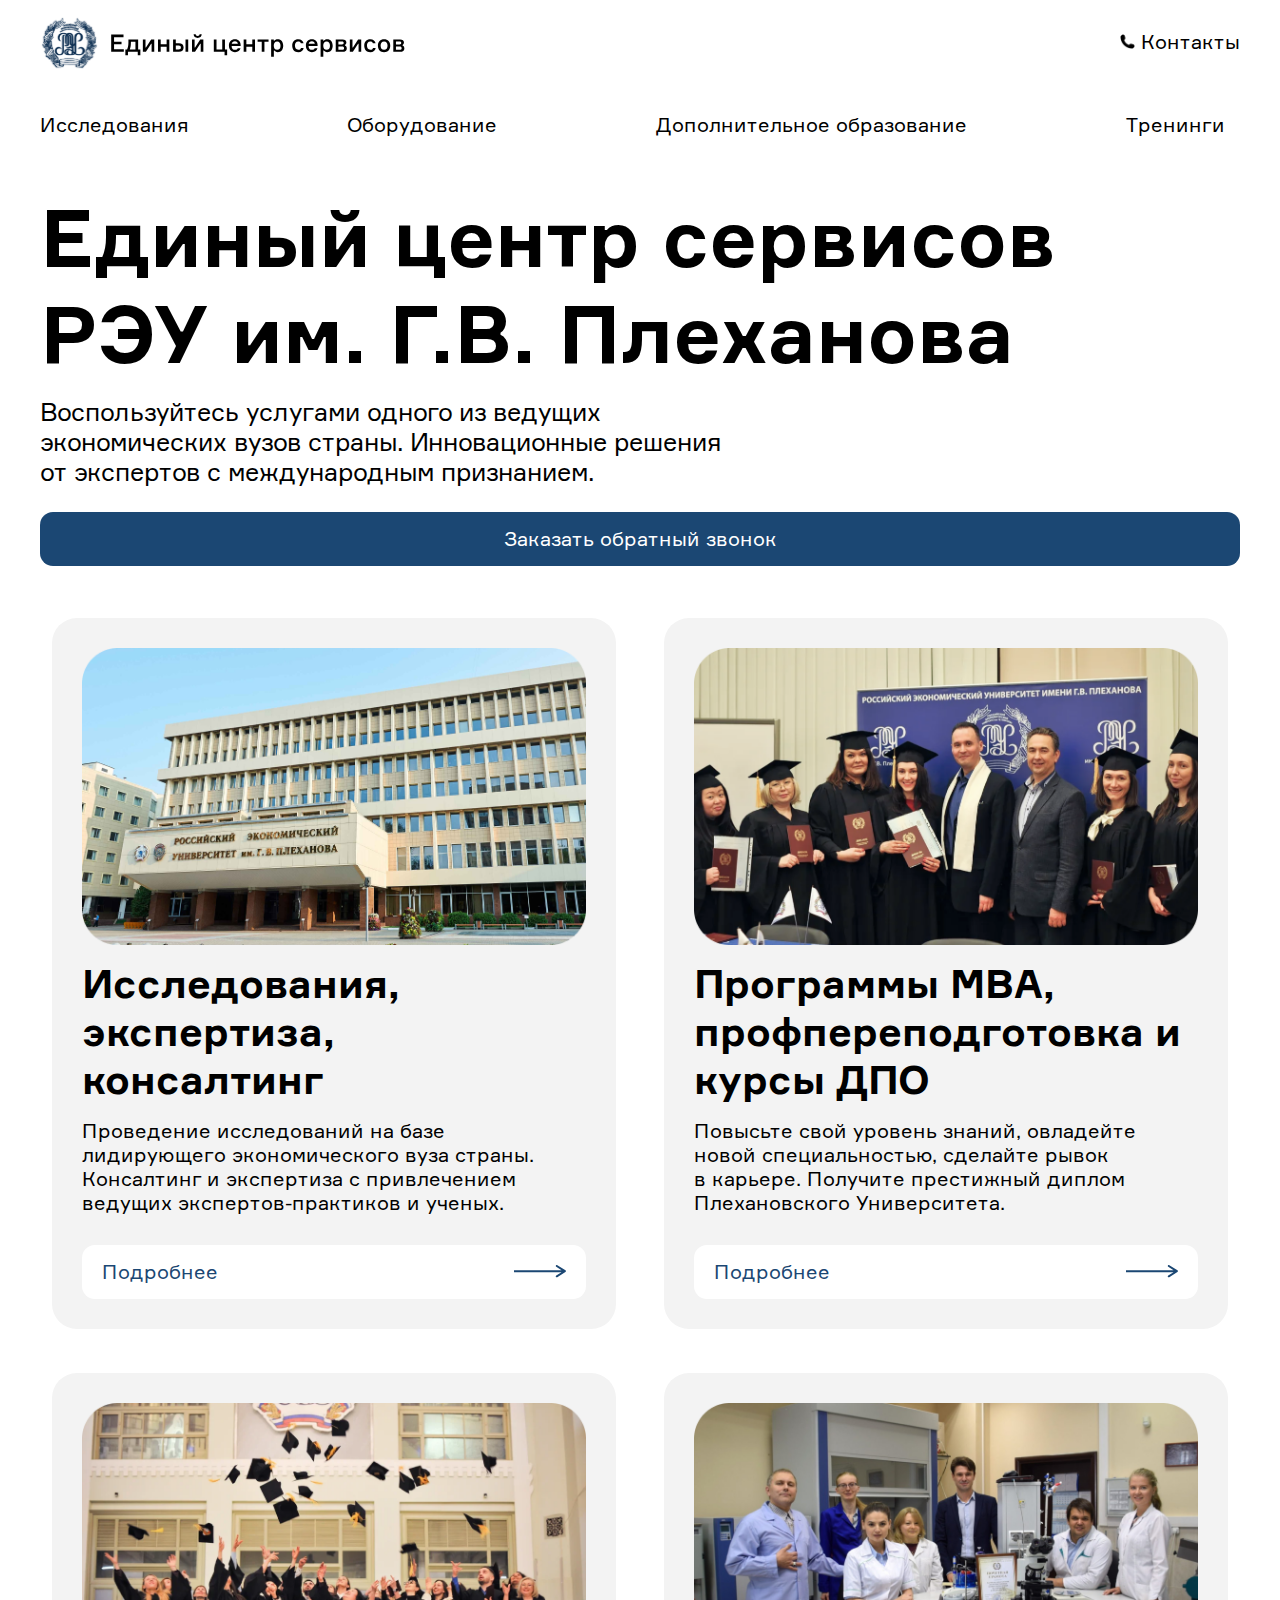
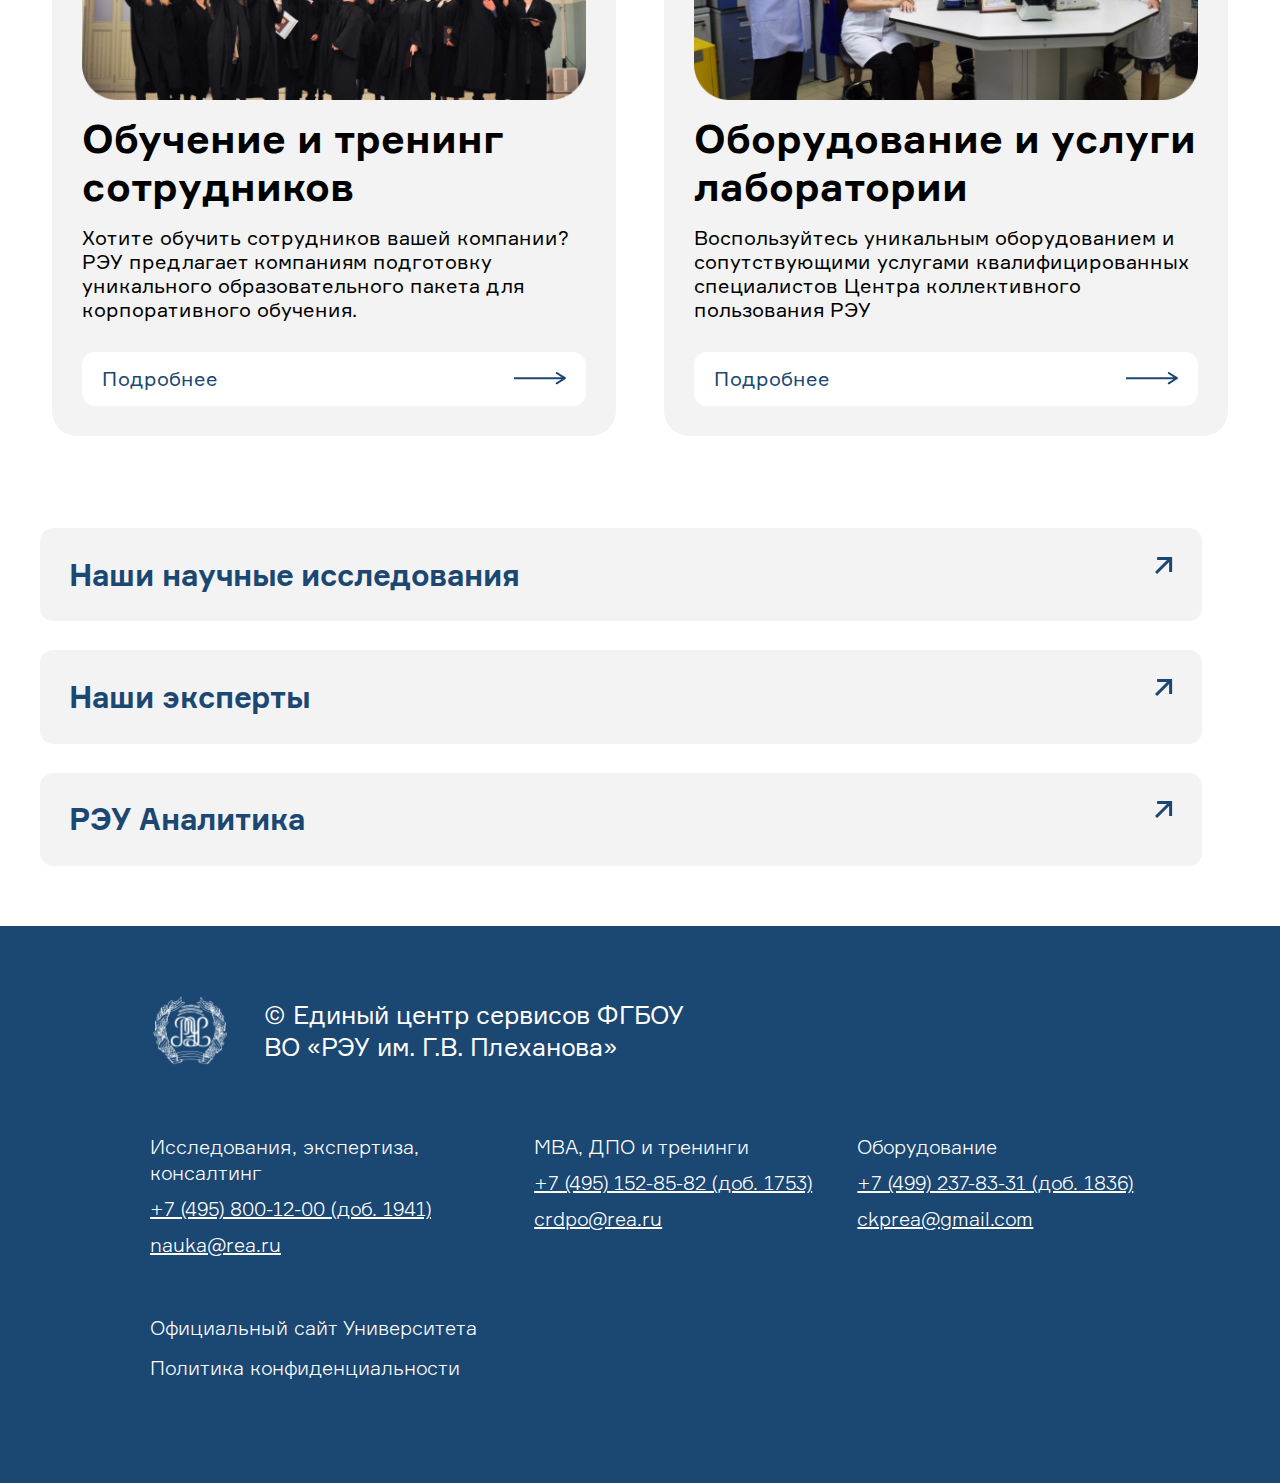
<file: index.html>
<!DOCTYPE html>
<html lang="ru" dir="ltr">
  <head>
    <meta charset="utf-8">
    <meta name="viewport" content="width=device-width, initial-scale=1">
    <title>Единый центр сервисов</title>
    <link rel="stylesheet" href="styles/style.css">
  </head>
  <body>
    <header>
      <a href="index.html"><img src="img/logo.svg" alt="logo" style="
        margin-top: 4px;"></a>
      <div class="call_header">
      <a href="#footer"><img src="img/call_icon.png" alt="call" 
        style="max-width: 15px;"> Контакты</a>
    </div>
    </header>

    <nav>
      <ul>
        <li><a href="reserches.html">Исследования</a></li>
        <li><a href="equipment.html">Оборудование</a></li>
        <li><a href="dpo.html">Дополнительное образование</a></li>
        <li><a href="trenings.html">Тренинги</a></li>
      </ul>
    </nav>

    <section class="main-page-title">
      <h1>Единый центр сервисов РЭУ им. Г.В. Плеханова</h1>
      <p>Воспользуйтесь услугами одного из&nbsp;ведущих экономических вузов страны. Инновационные решения от&nbsp;экспертов с&nbsp;международным признанием.</p>
        <a href="https://do.rea.ru/">
          <button class="button" type="button" name="button">Заказать обратный звонок</button>
        </a>
    </section>

    <section class="carts">
      <a href="reserches.html">
        <div class="section-cart">
          <img src="img/university.png" alt="university">
          <h2>Исследования, экспертиза, консалтинг</h2>
          <p>Проведение исследований на&nbsp;базе лидирующего экономического вуза страны. Консалтинг и&nbsp;экспертиза с&nbsp;привлечением ведущих экспертов-практиков и&nbsp;ученых.</p>
          <button type="button" class="button flex" name="button">
            <span class="button-text">Подробнее</span>
            <span class="button-icon">
              <img src="img/button-icon.svg" alt="button-icon">
            </span>
          </button>
        </div>
      </a>

      <a href="dpo.html">
        <div class="section-cart">
          <img src="img/dpo.png" alt="dpo">
          <h2>Программы МВА, профпереподготовка и курсы ДПО</h2>
          <p>Повысьте свой уровень знаний, овладейте новой специальностью, сделайте рывок в&nbsp;карьере. Получите престижный диплом Плехановского Университета.</p>
          <button class="button flex" type="button" name="button">
            <span class="button-text">Подробнее</span>
            <span class="button-icon">
              <img src="img/button-icon.svg" alt="button-icon">
            </span>
          </button>
        </div>
      </a>

      <a href="trenings.html">
        <div class="section-cart">
          <img src="img/trening.png" alt="trening">
          <h2>Обучение и&nbsp;тренинг сотрудников</h2>
          <p>Хотите обучить сотрудников вашей компании? РЭУ предлагает компаниям подготовку уникального образовательного пакета для корпоративного обучения.</p>
          <button class="button flex" type="button" name="button">
            <span class="button-text">Подробнее</span>
            <span class="button-icon">
              <img src="img/button-icon.svg" alt="button-icon">
            </span>
        </div>
      </a>

      <a href="equipment.html">
        <div class="section-cart">
          <img src="img/equip.png" alt="equip">
          <h2>Оборудование и&nbsp;услуги лаборатории</h2>
          <p>Воспользуйтесь уникальным оборудованием и сопутствующими услугами квалифицированных специалистов Центра коллективного пользования РЭУ</p>
          <button class="button flex" type="button" name="button">
            <span class="button-text">Подробнее</span>
            <span class="button-icon">
              <img src="img/button-icon.svg" alt="button-icon">
            </span>
          </button>
        </div>
      </a>

    </section>

      <section>
          <a href="https://www.rea.ru/ru/org/managements/orgnirupr/Pages/effectiveness_of_research.aspx">
            <div class="main-page action-container">
              <p>Наши научные исследования</p>
              <img src="img/link-arrow.svg" alt="link-arrow">
            </div>
          </a>

          <a href="https://www.rea.ru/ru/press/Pages/database-experts.aspx">
            <div class="main-page action-container">
              <p>Наши эксперты</p>
              <img src="img/link-arrow.svg" alt="link-arrow">
            </div>
          </a>

          <a href="https://analitica.rea.ru">
            <div class="main-page action-container">
              <p>РЭУ Аналитика</p>
              <img src="img/link-arrow.svg" alt="link-arrow">
            </div>
          </a>
      </section>

      <footer id="footer">
        <div class="white-logo">
          <img src="img/white-logo.png" alt="white-logo">
          <p>&copy;&nbsp;Единый центр сервисов ФГБОУ ВО&nbsp;&laquo;РЭУ им. Г.В. Плеханова&raquo;</p>
        </div>


        <div class="links">
          <div class="footer-link">
            <p>Исследования, экспертиза, консалтинг</p>
            <a href="tel:+7 (495) 800-12-00">+7 (495) 800-12-00 (доб. 1941)</a>
            <a href="mailto: nauka@rea.ru">nauka@rea.ru</a>
          </div>

          <div class="footer-link">
            <p>MBA, ДПО и тренинги</p>
            <a href="tel:+7 (495) 152-85-82">+7 (495) 152-85-82 (доб. 1753)</a>
            <a href="mailto: crdpo@rea.ru">crdpo@rea.ru</a>
          </div>

          <div class="footer-link">
            <p>Оборудование</p>
            <a href="tel:+7 (499) 237-83-31">+7 (499) 237-83-31 (доб. 1836)</a>
            <a href="mailto: ckprea@gmail.com">ckprea@gmail.com</a>
          </div>
        </div>

        <div class="bottom">
          <p><a href="https://www.rea.ru/" style="text-decoration: none;">Официальный сайт Университета</a></p>
          <p><a href="https://do.rea.ru/politika-konfidentsialnosti" style="text-decoration: none;">Политика конфиденциальности</a></p>
        </div>
      </footer>

    </section>
  </body>
</html>
</file>
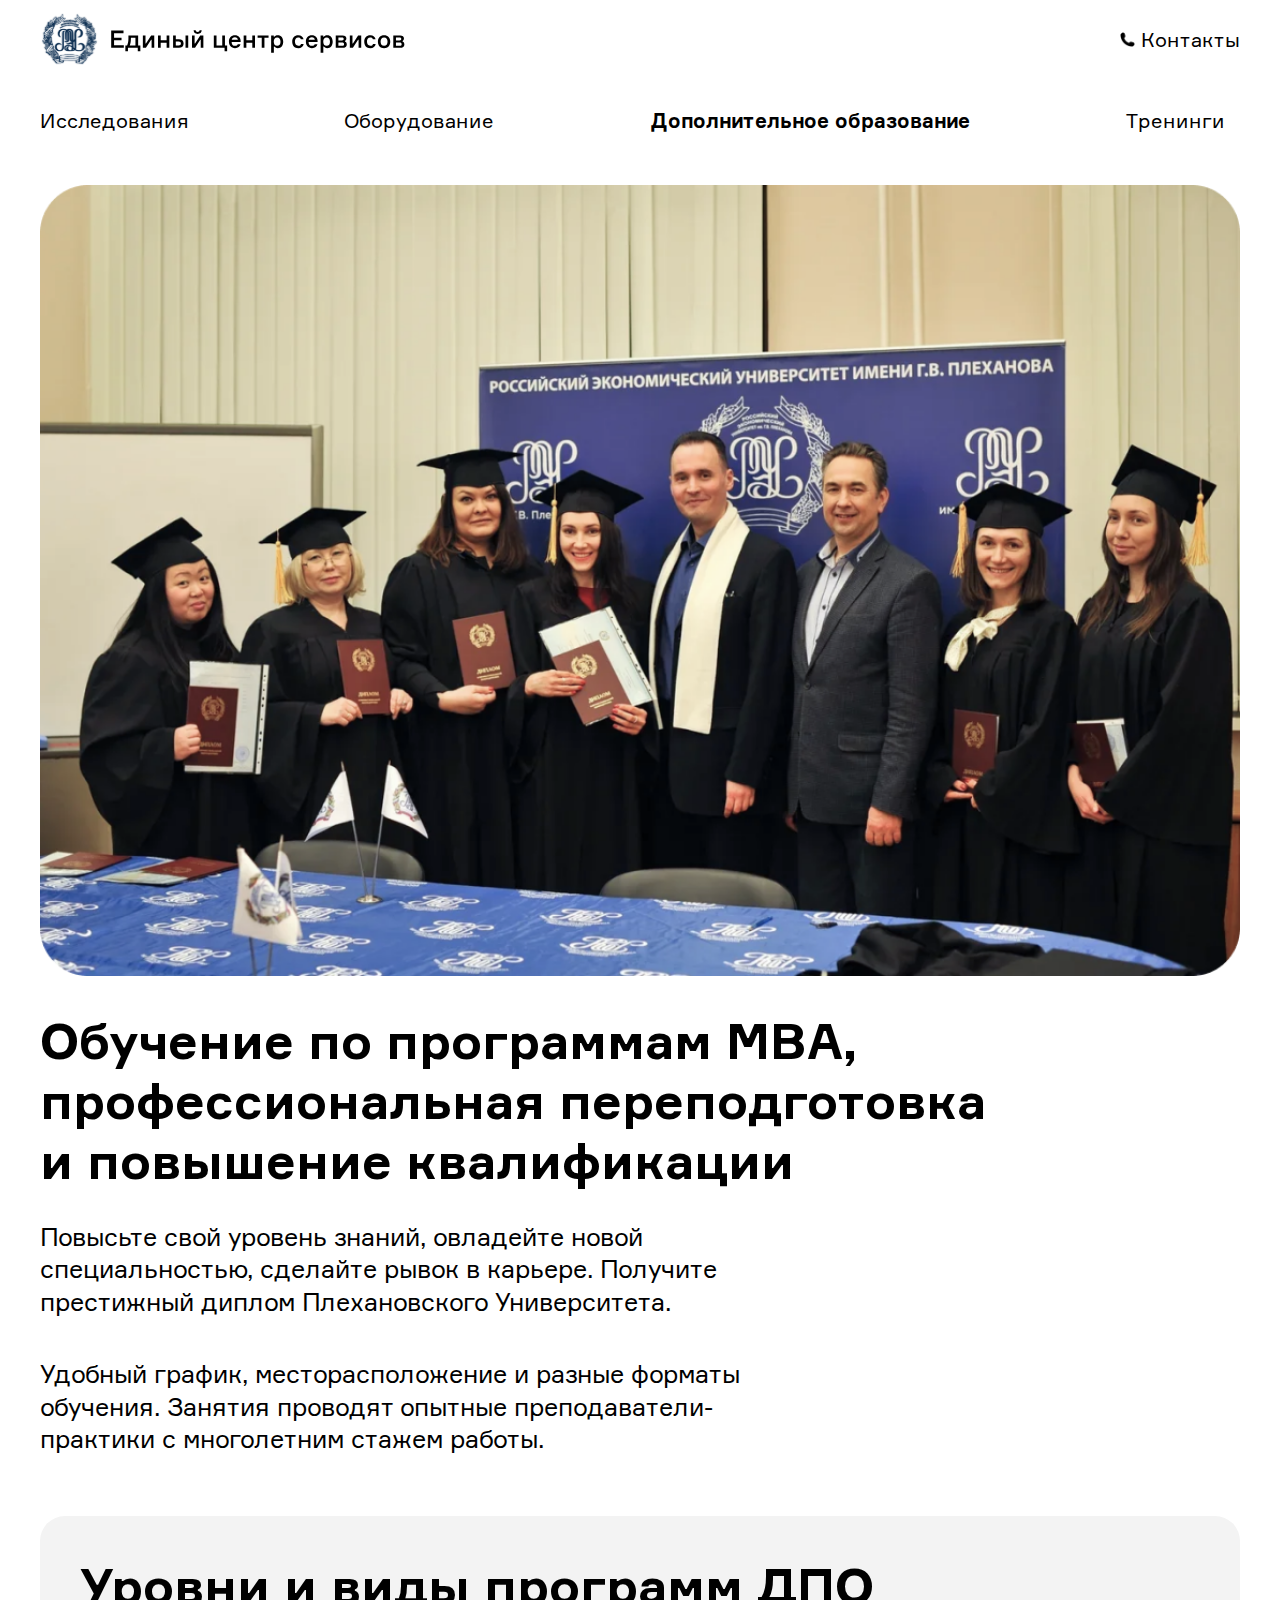
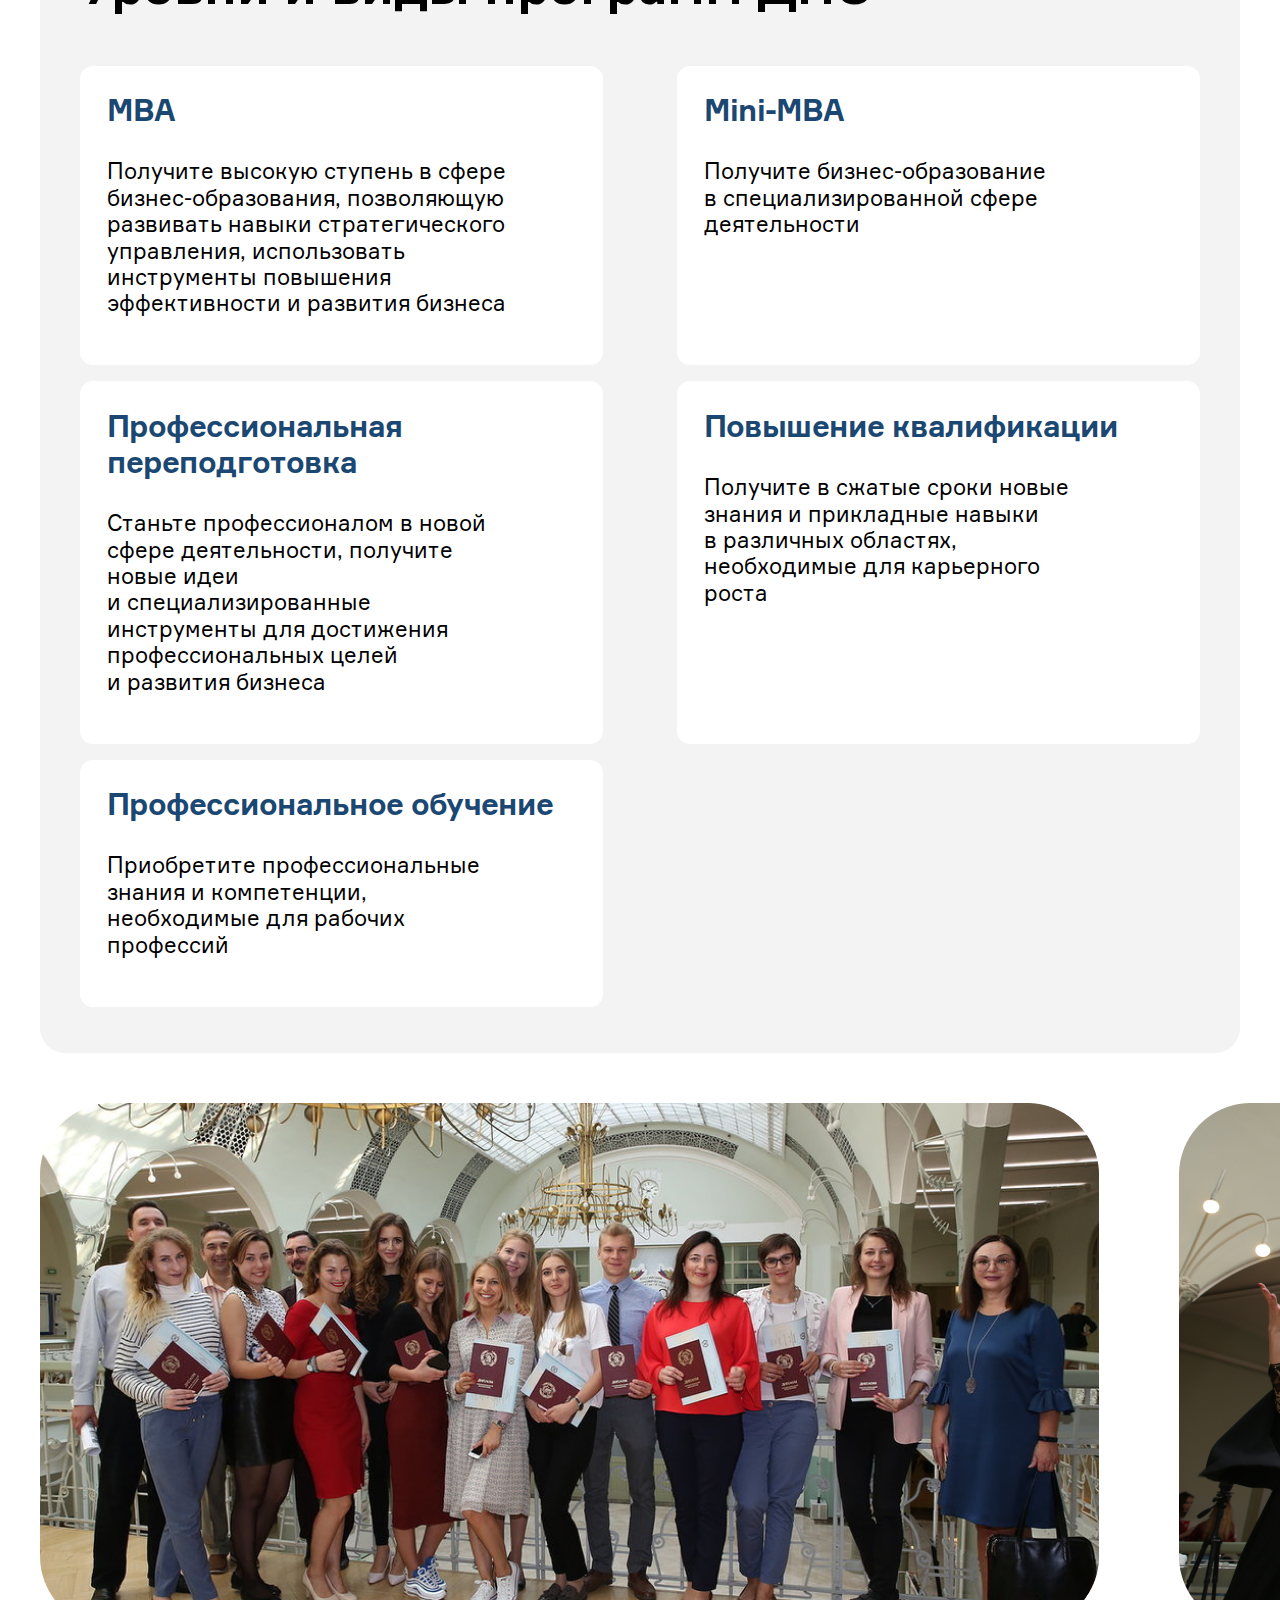
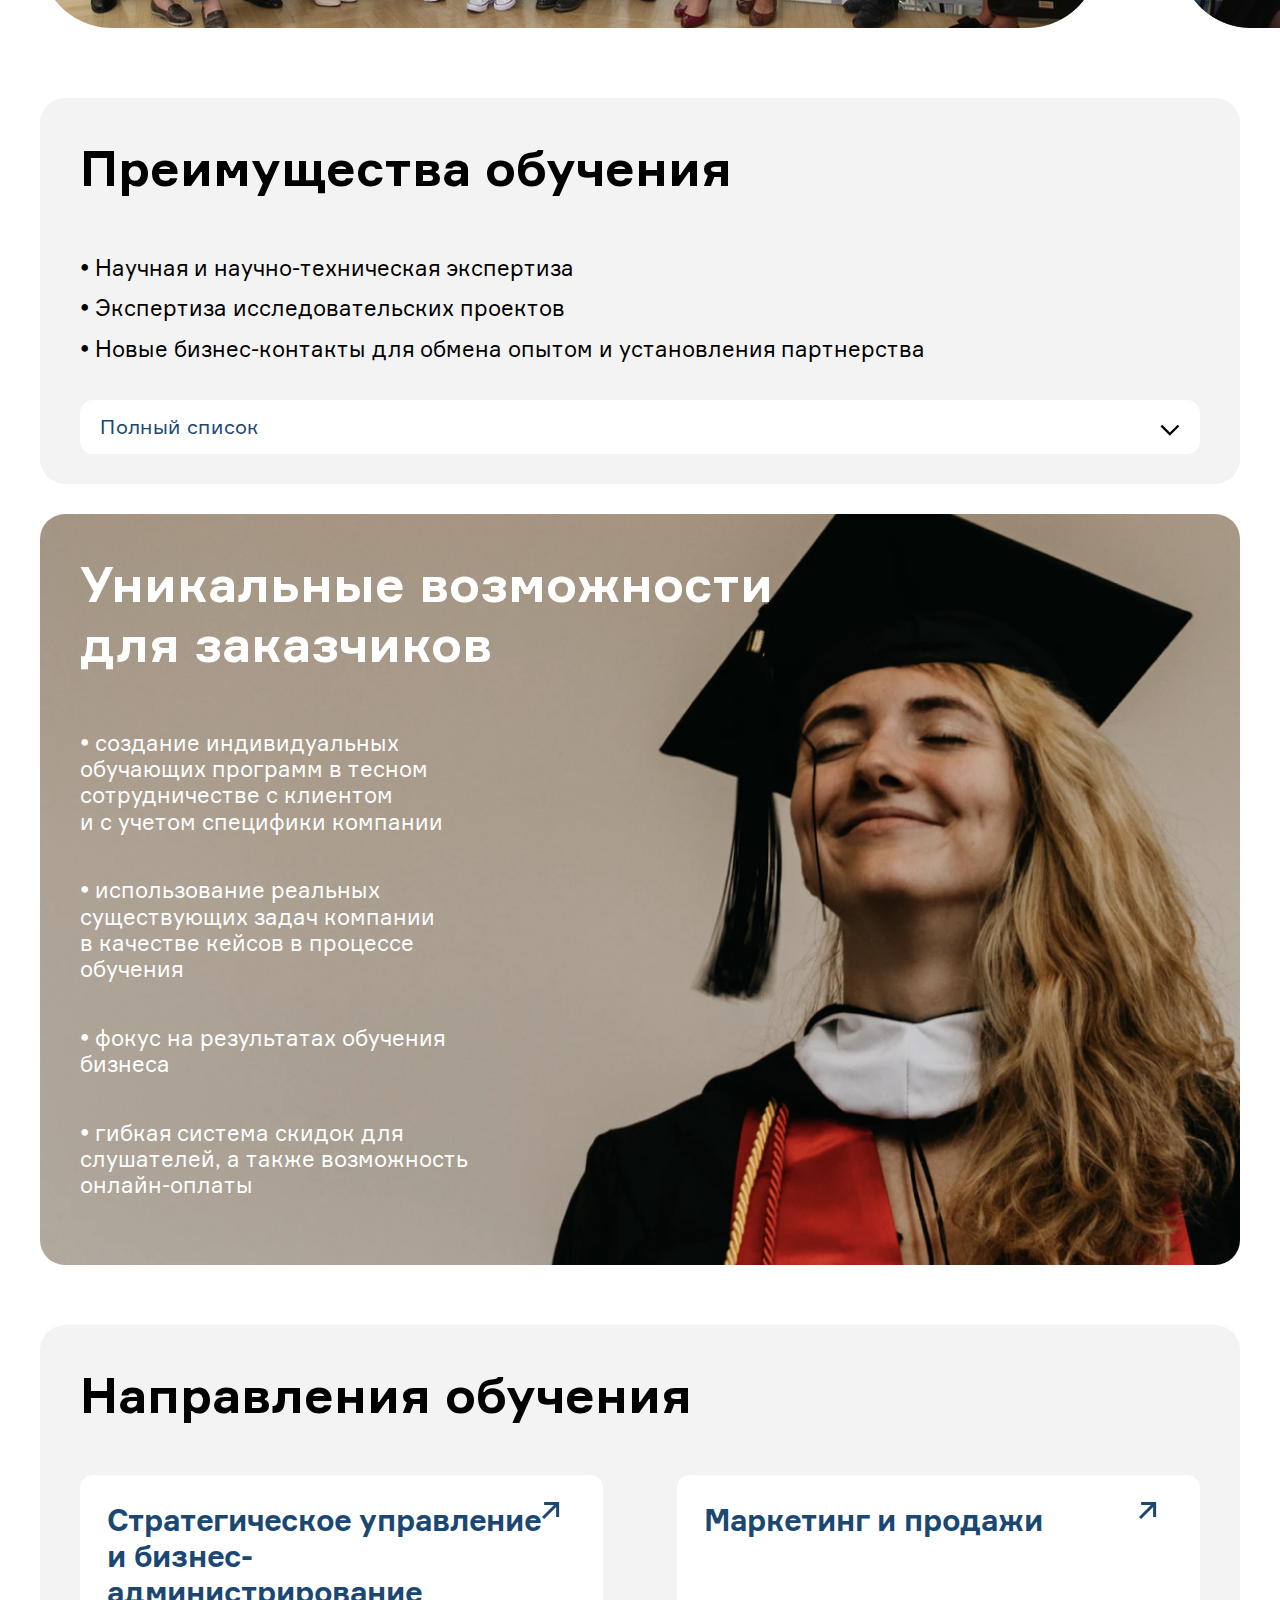
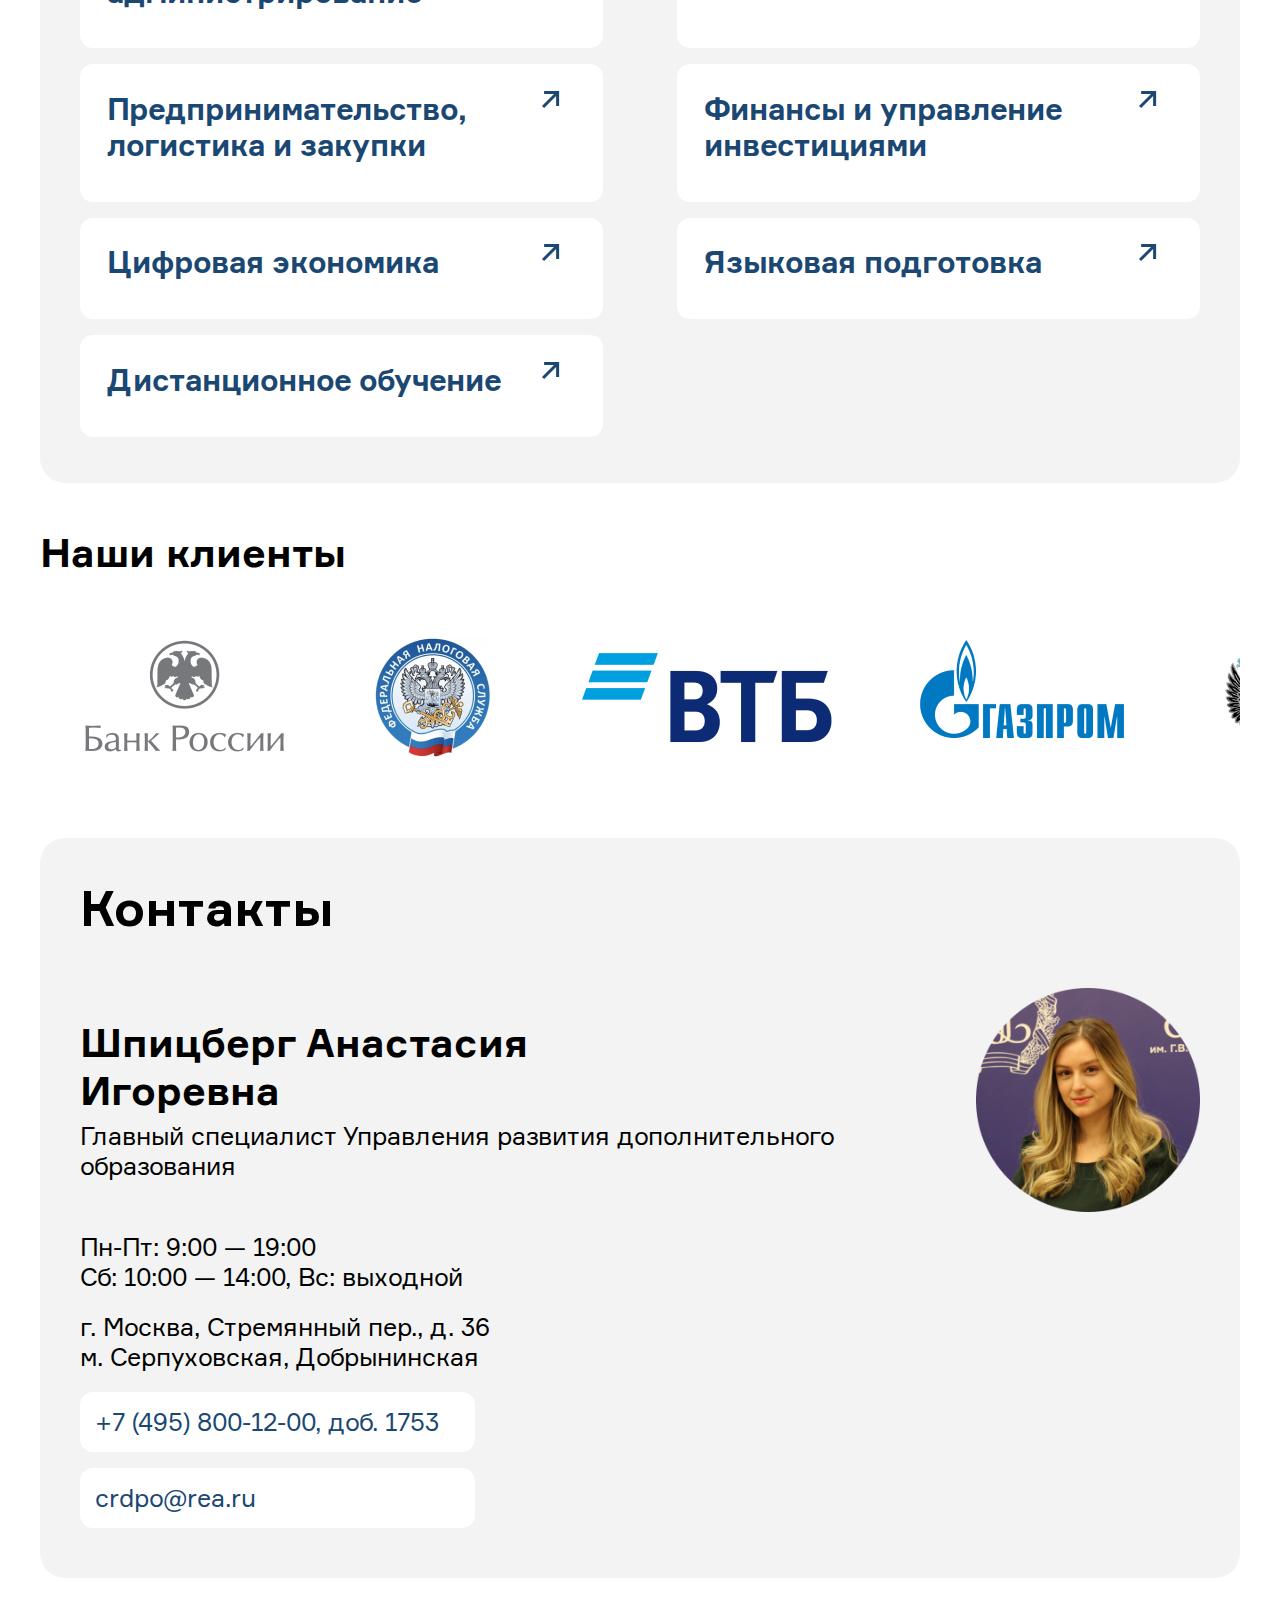
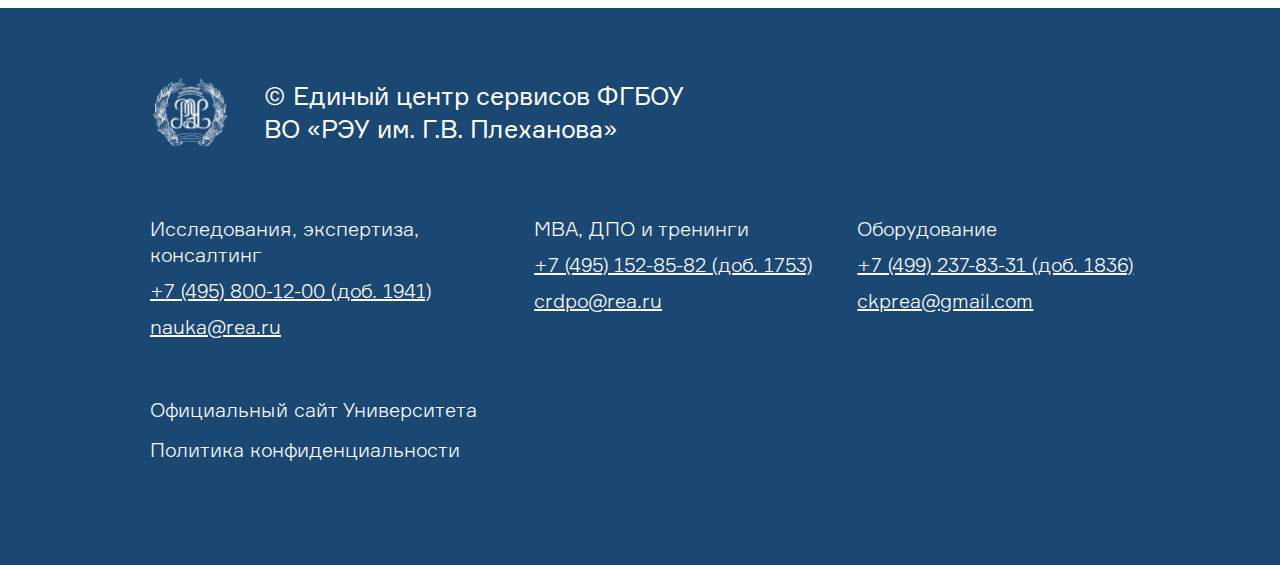
<file: dpo.html>
<!DOCTYPE html>
<html lang="ru" dir="ltr">
  <head>
    <meta charset="utf-8">
    <meta name="viewport" content="width=device-width, initial-scale=1">
    <title>Единый центр сервисов</title>
    <link rel="stylesheet" href="styles/style.css">
  </head>
  <body>
    <header>
      <a href="index.html"><img src="img/logo.svg" alt="logo"></a>
      <div class="call_header">
      <a href="#footer"><img src="img/call_icon.png" alt="call" 
        style="max-width: 15px;"> Контакты</a>
    </div>
    </header>

    <nav>
      <ul>
        <li><a href="reserches.html">Исследования</a></li>
        <li><a href="equipment.html">Оборудование</a></li>
        <li class="selected"><a href="dpo.html">Дополнительное образование</a></li>
        <li><a href="trenings.html">Тренинги</a></li>
      </ul>
    </nav>

    <section class="main-title">
      <img src="img/dpo_page.png" alt="dpo_page">
      <h1>Обучение по&nbsp;программам МВА, профессиональная переподготовка и&nbsp;повышение квалификации</h1>
      <p>Повысьте свой уровень знаний, овладейте новой специальностью, сделайте рывок в&nbsp;карьере. Получите престижный диплом Плехановского Университета.</p>
      <p>Удобный график, месторасположение и&nbsp;разные форматы обучения. Занятия проводят опытные преподаватели-практики с&nbsp;многолетним стажем работы.</p>
    </section>

    <section class="action-section">
      <h2>Уровни и виды программ ДПО </h2>
      <div class="action-flex-container">

        <a href="#">
          <div class="action-container large">
              <div class="deep-link-text">
                <h3>MBA</h3>
                <p>Получите высокую ступень в&nbsp;сфере бизнес-образования, позволяющую развивать навыки стратегического управления, использовать инструменты повышения эффективности и&nbsp;развития бизнеса</p>
              </div>
            </div>
        </a>

          <a href="#">
            <div class="action-container large">
              <div class="deep-link-text">
                <h3>Mini-MBA</h3>
                <p>Получите бизнес-образование в&nbsp;специализированной сфере деятельности</p>
              </div>
            </div>
          </a>

          <a href="#"><div class="action-container large">
              <div class="deep-link-text">
                <h3>Профессиональная переподготовка</h3>
                <p>Станьте профессионалом в&nbsp;новой сфере деятельности, получите новые идеи и&nbsp;специализированные инструменты для достижения профессиональных целей и&nbsp;развития бизнеса</p>
              </div>
            </div>
          </a>

          <a href="#">
            <div class="action-container large">
              <div class="deep-link-text">
                <h3>Повышение квалификации</h3>
                <p>Получите в&nbsp;сжатые сроки новые знания и&nbsp;прикладные навыки в&nbsp;различных областях, необходимые для карьерного роста</p>
              </div>
            </div>
          </a>

          <a href="#">
            <div class="action-container large">
              <div class="deep-link-text">
                <h3>Профессиональное обучение</h3>
                <p>Приобретите профессиональные знания и&nbsp;компетенции, необходимые для рабочих профессий</p>
              </div>
            </div>
          </a>
      </div>
    </section>


    <section class="carusel">
      <img src="img/carusel_dpo_1.png" alt="carusel_dpo_1">
      <img src="img/carusel_dpo_2.png" alt="carusel_dpo_2">
      <img src="img/carusel_dpo_3.png" alt="carusel_dpo_3">
      <img src="img/carusel_dpo_4.png" alt="carusel_dpo_4">
      <img src="img/carusel_dpo_5.png" alt="carusel_dpo_5">

    </section>

    <section class="action-section">
      <h2>Преимущества обучения</h2>
      <ul class="hidden-list">
        <li>&bull; Научная и&nbsp;научно-техническая экспертиза</li>
        <li>&bull; Экспертиза исследовательских проектов</li>
        <li>&bull; Новые бизнес-контакты для обмена опытом и&nbsp;установления партнерства</li>
        <ul class="hidden-ul">
          <li>&bull; диплом/удостоверение престижного государственного экономического вуза России, а&nbsp;также сертификаты от&nbsp;специалистов отрасли</li>
          <li>&bull; небольшие группы позволяют проработать все вопросы слушателей и&nbsp;уделить внимание каждому</li>
          <li>&bull; удобное расположение и&nbsp;режим занятий: без отрыва от&nbsp;работы, в&nbsp;центре Москвы (рядом с&nbsp;метро Серпуховская и&nbsp;Павелецкая)</li>
        </ul>
      </ul>
      <button type="button" class="button flex" id="openListButton" name="button">
        <span class="button-text-list">Полный список</span>
        <span class="button-icon">
          <img src="img/chevron.svg" alt="button-icon">
        </span>
    </section>

    <section class="action-section banner dpo">
      <h2>Уникальные возможности<br>для заказчиков</h2>
      <ul class="banner-list">
        <li>&bull; создание индивидуальных обучающих программ в&nbsp;тесном сотрудничестве с&nbsp;клиентом и&nbsp;с&nbsp;учетом специфики компании</li>
        <li>&bull; использование реальных существующих задач компании в&nbsp;качестве кейсов в&nbsp;процессе обучения</li>
        <li>&bull; фокус на&nbsp;результатах обучения бизнеса</li>
        <li>&bull; гибкая система скидок для слушателей, а&nbsp;также возможность онлайн-оплаты</li>
      </ul>
    </section>
    <section class="action-section">
      <h2>Направления обучения </h2>

      <div class="action-flex-container">

        <a href="https://do.rea.ru/kursy/strategicheskoe-upravlenie-i-biznes-administrirovanie"><div class="action-container">
          <p>Стратегическое управление и&nbsp;бизнес-администрирование</p>
          <img src="img/link-arrow.svg" alt="link-arrow">
        </div></a>

        <a href="https://do.rea.ru/kursy/marketing-i-prodazhi"><div class="action-container">
          <p>Маркетинг и&nbsp;продажи</p>
          <img src="img/link-arrow.svg" alt="link-arrow">
        </div></a>

        <a href="https://do.rea.ru/kursy/predprinimatelstvo-i-logistika"><div class="action-container">
          <p>Предпринимательство, логистика и&nbsp;закупки</p>
          <img src="img/link-arrow.svg" alt="link-arrow">
        </div></a>

        <a href="https://do.rea.ru/kursy/finansy-i-upravlenie-investitsiiami"><div class="action-container">
          <p>Финансы и&nbsp;управление инвестициями</p>
          <img src="img/link-arrow.svg" alt="link-arrow">
        </div></a>

        <a href="https://do.rea.ru/kursy/tsifrovaia-ekonomika"><div class="action-container">
          <p>Цифровая экономика</p>
          <img src="img/link-arrow.svg" alt="link-arrow">
        </div></a>

        <a href="https://do.rea.ru/kursy/iazykovaia-podgotovka"><div class="action-container">
          <p>Языковая подготовка</p>
          <img src="img/link-arrow.svg" alt="link-arrow">
        </div></a>

        <a href="https://do.rea.ru/distantsionnoe-obuchenie">
          <div class="action-container">
          <p>Дистанционное обучение</p>
          <img src="img/link-arrow.svg" alt="link-arrow">
        </div></a>
      </div>
    </section>

    <section class="carusel-section">
      <h2>Наши клиенты</h2>
      <div class="carusel">
        <img src="img/bank.png" alt="minpromtorg">
        <img src="img/nalog.png" alt="rosneft">
        <img src="img/vtb.png" alt="vtb">
        <img src="img/gaz.png" alt="gazprom">
        <img src="img/minsport.png" alt="minsport">
        <img src="img/rosteh.png" alt="rostekh">
        <img src="img/gerb.png" alt="deptrans">
        <img src="img/foms.png" alt="foms">
        <img src="img/palata.png" alt="palata">
        <img src="img/gbu.png" alt="gbu">
        <img src="img/msp.png" alt="msp">


      </div>
    </section>

    <section class="action-section">
      <h2>Контакты</h2>
      <div class="person">
        <div class="person-name">
          <h3>Шпицберг Анастасия Игоревна</h3>
          <p>Главный специалист Управления развития дополнительного образования</p>
        </div>
        <img src="img/nastya.png" alt="nastya.png">
      </div>

      <div class="contacts">
        <ul>
          <li>Пн-Пт: 9:00&nbsp;&mdash; 19:00</li>
          <li>Сб: 10:00&nbsp;&mdash; 14:00, Вс: выходной</li>
        </ul>

        <ul>
          <li>г. Москва, Cтремянный пер., д.&nbsp;36</li>
          <li>м. Cерпуховская, Добрынинская</li>
        </ul>

        <ul>
          <li><a href="tel:+7 (495) 800-12-00">+7 (495) 800-12-00, доб.&nbsp;1753</a></li>
          <li><a href="mailto:crdpo@rea.ru">crdpo@rea.ru</a></li>
        </ul>
      </div>
    </section>

    <script type="text/javascript" charset="utf-8" async src="https://api-maps.yandex.ru/services/constructor/1.0/js/?um=constructor%3A7f150e2bebeb9b6419079579f9c83d05f22cb1bbf3ef9a1a510f0a58972f599c&amp;width=100%25&amp;height=500&amp;lang=ru_RU&amp;scroll=true"></script>
    <footer id="footer">
      <div class="white-logo">
        <img src="img/white-logo.png" alt="white-logo">
        <p>&copy;&nbsp;Единый центр сервисов ФГБОУ ВО&nbsp;&laquo;РЭУ им. Г.В. Плеханова&raquo;</p>
      </div>
     
      <div class="links">
        <div class="footer-link">
          <p>Исследования, экспертиза, консалтинг</p>
          <a href="tel:+7 (495) 800-12-00">+7 (495) 800-12-00 (доб. 1941)</a>
          <a href="mailto: nauka@rea.ru">nauka@rea.ru</a>
        </div>

        <div class="footer-link">
          <p>MBA, ДПО и тренинги</p>
          <a href="tel:+7 (495) 152-85-82">+7 (495) 152-85-82 (доб. 1753)</a>
          <a href="mailto: crdpo@rea.ru">crdpo@rea.ru</a>
        </div>

        <div class="footer-link">
          <p>Оборудование</p>
          <a href="tel:+7 (499) 237-83-31">+7 (499) 237-83-31 (доб. 1836)</a>
          <a href="mailto: ckprea@gmail.com">ckprea@gmail.com</a>
        </div>
      </div>

      <div class="bottom">
        <p><a href="https://www.rea.ru/" style="text-decoration: none;">Официальный сайт Университета</a></p>
        <p><a href="https://do.rea.ru/politika-konfidentsialnosti" style="text-decoration: none;">Политика конфиденциальности</a></p>
      </div>
    </footer>

  <script src="script.js"></script>
  </body>
</html>
</file>
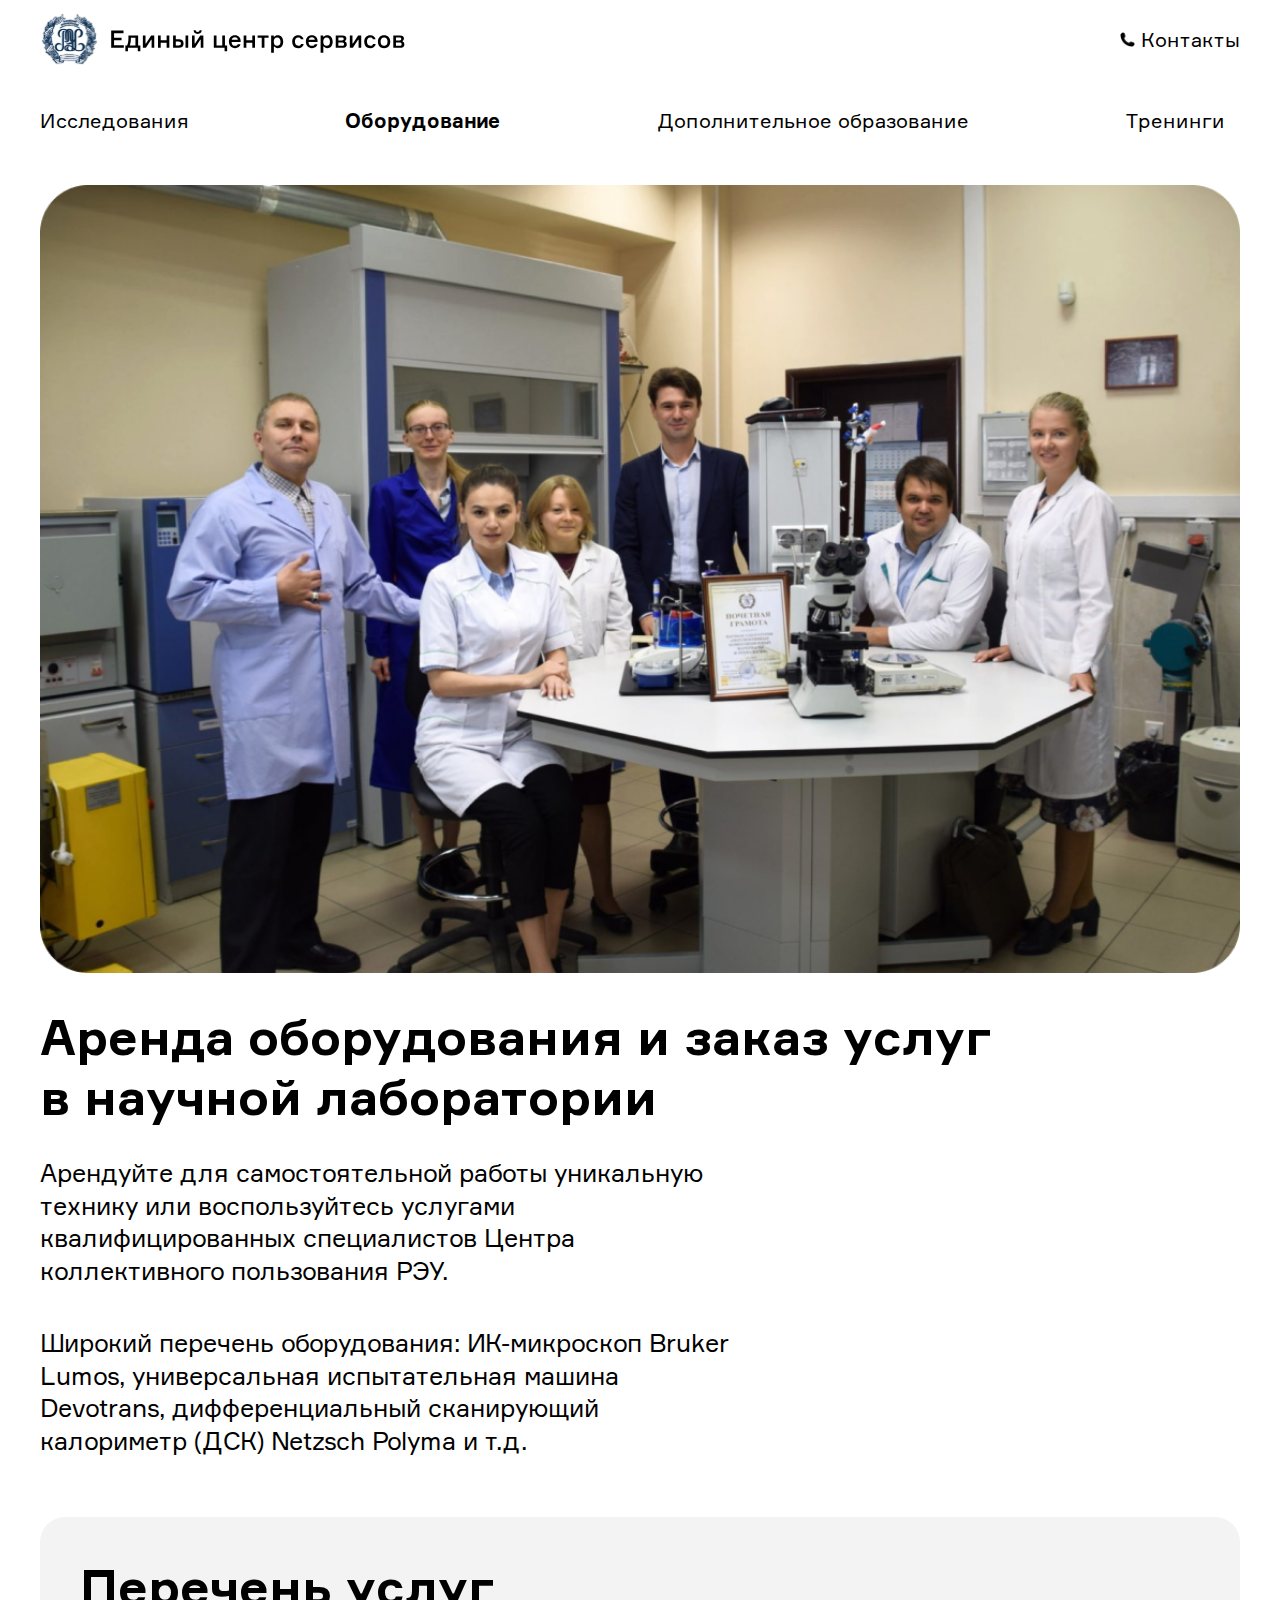
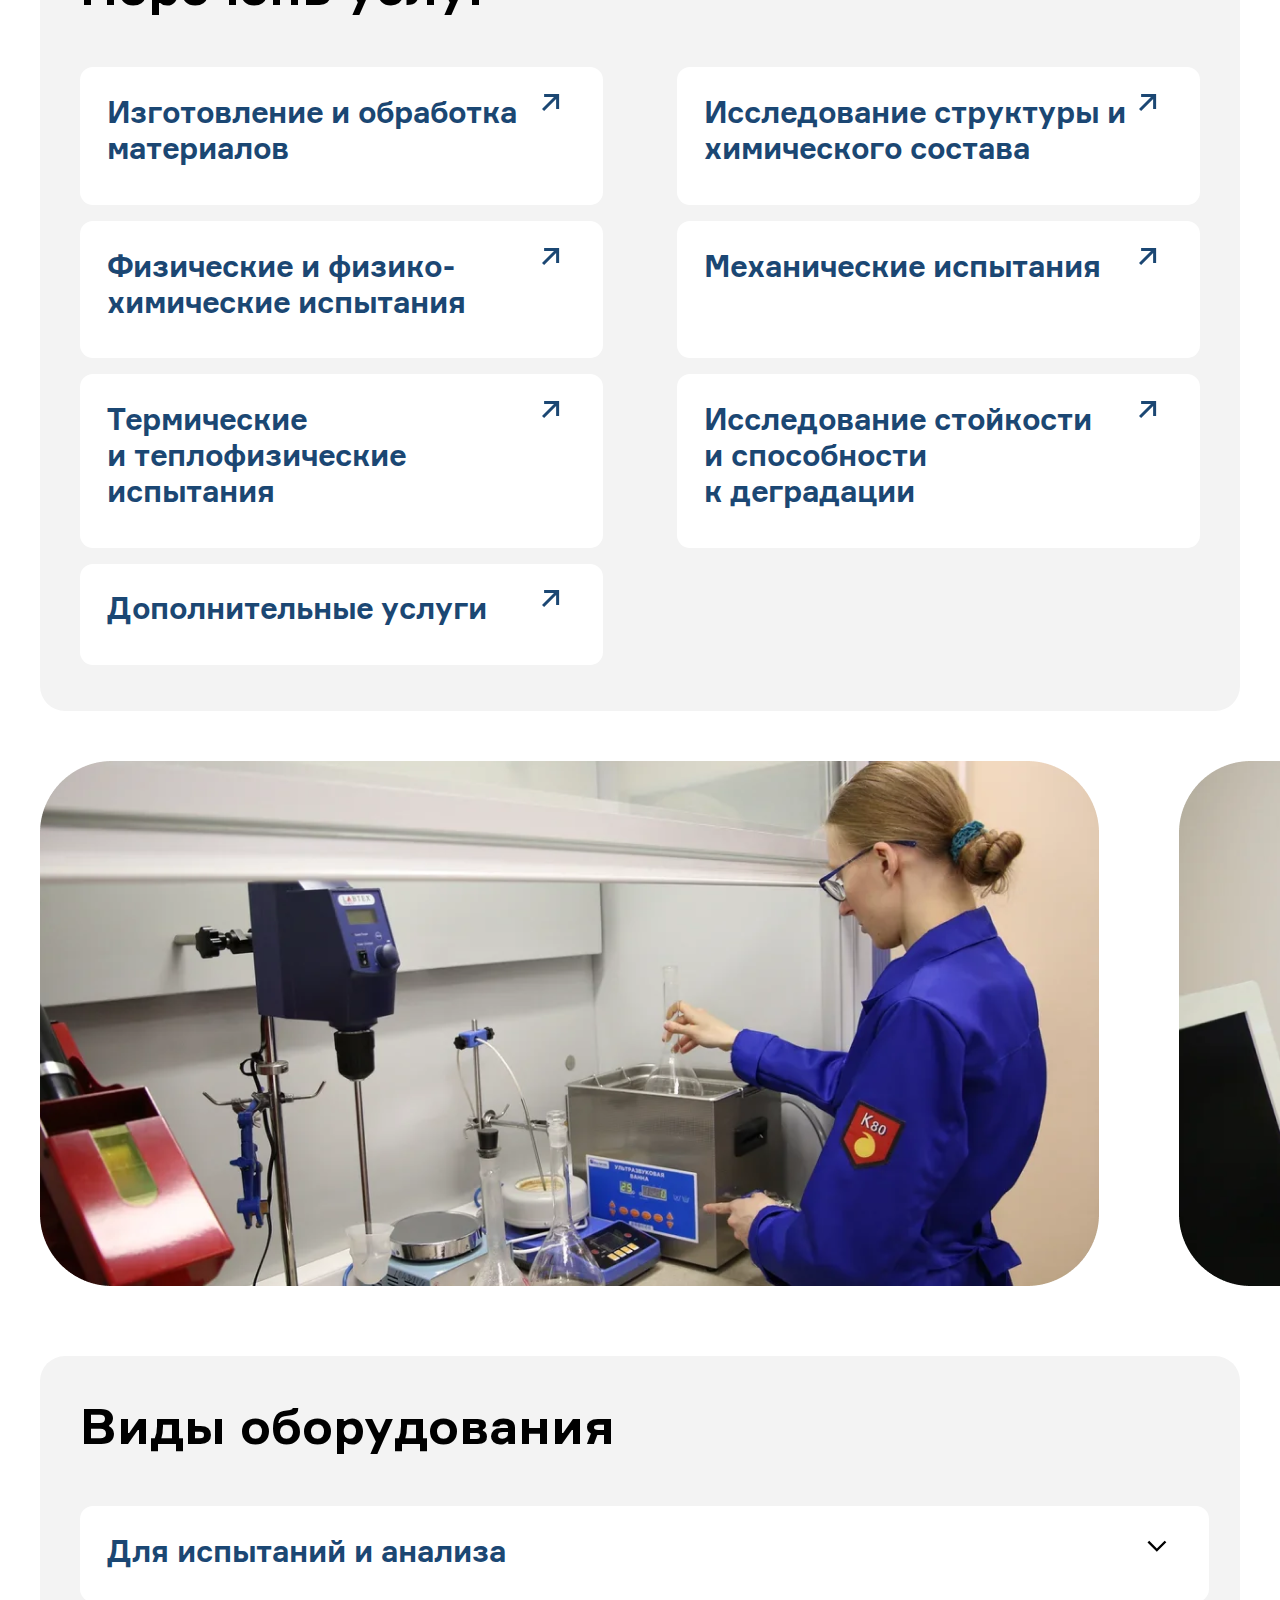
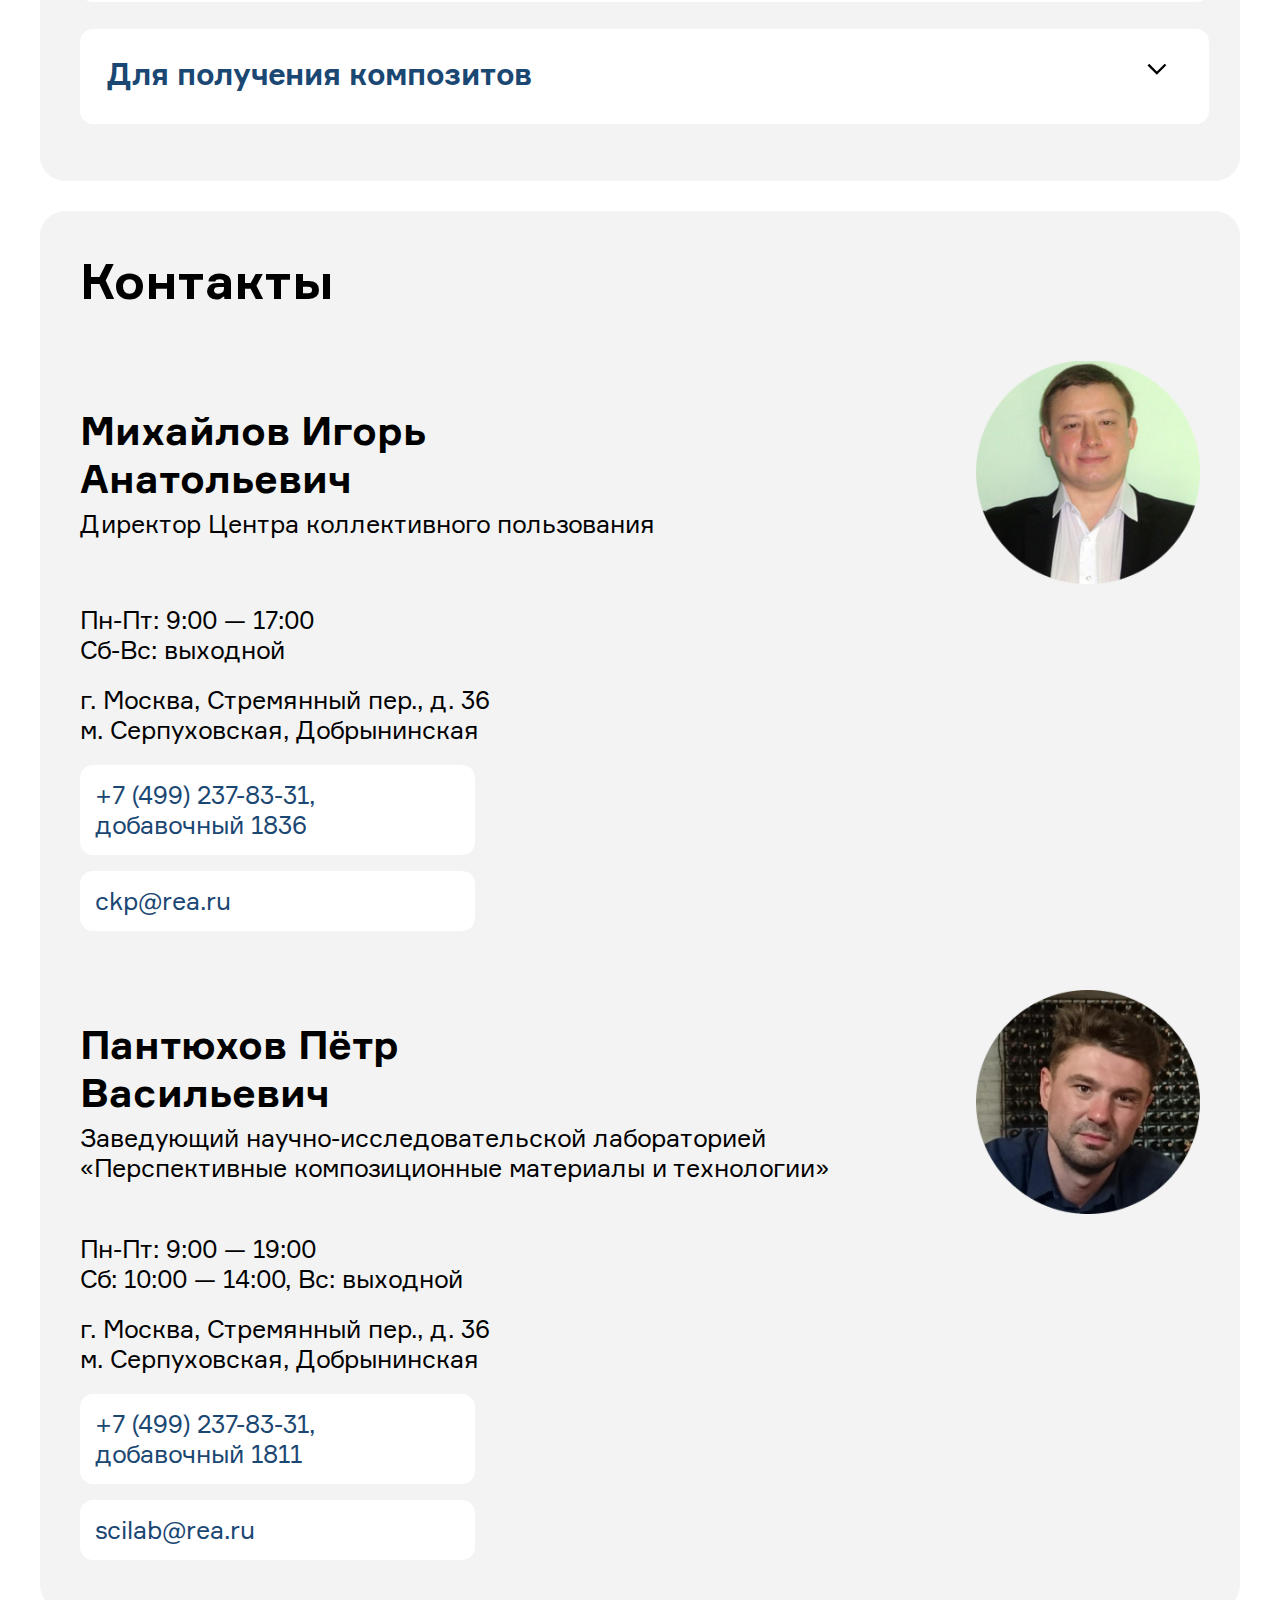
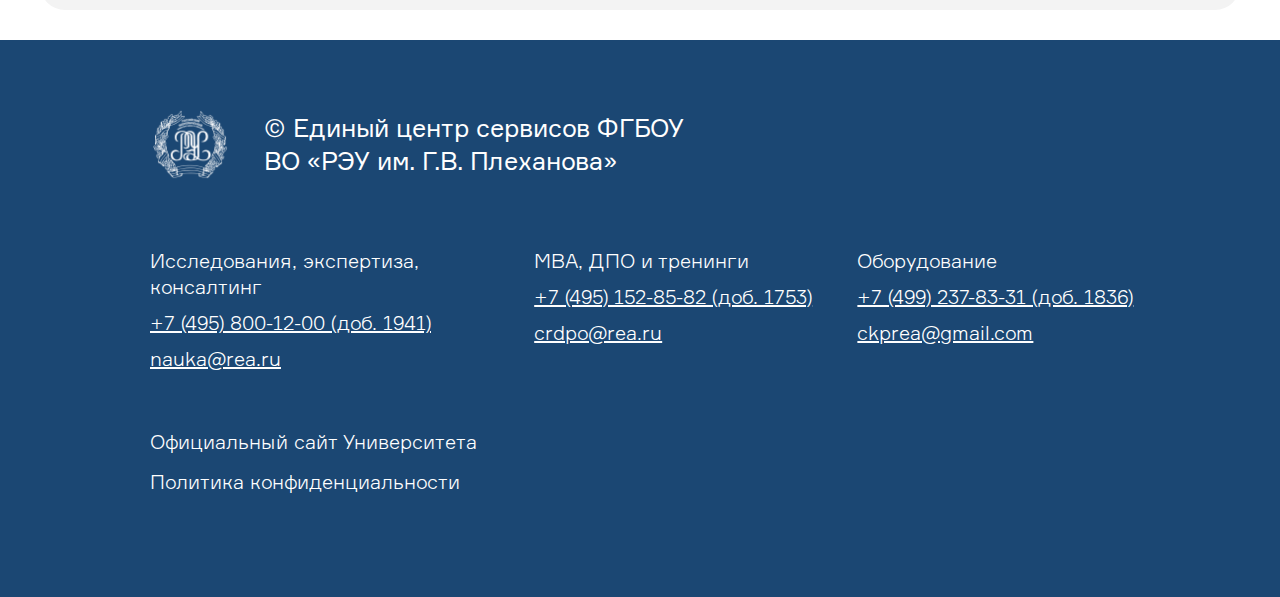
<file: equipment.html>
<!DOCTYPE html>
<html lang="ru" dir="ltr">
  <head>
    <meta charset="utf-8">
    <meta name="viewport" content="width=device-width, initial-scale=1">
    <title>Единый центр сервисов</title>
    <link rel="stylesheet" href="styles/style.css">
  </head>
  <body>

    <header>
      <a href="index.html"><img src="img/logo.svg" alt="logo"></a>
      <div class="call_header">
      <a href="#footer"><img src="img/call_icon.png" alt="call" 
        style="max-width: 15px;"> Контакты</a>
    </div>
    </header>

    <nav>
      <ul>
        <li><a href="reserches.html">Исследования</a></li>
        <li class="selected" ><a href="equipment.html">Оборудование</a></li>
        <li><a href="dpo.html">Дополнительное образование</a></li>
        <li><a href="trenings.html">Тренинги</a></li>
      </ul>
    </nav>

    <section class="main-title">
      <img src="img/lab.png" alt="lab">
      <h1>Аренда оборудования и&nbsp;заказ услуг в&nbsp;научной лаборатории</h1>
      <p>Арендуйте для самостоятельной работы уникальную технику или воспользуйтесь услугами квалифицированных специалистов Центра коллективного пользования РЭУ.</p>
      <p>Широкий перечень оборудования: ИК-микроскоп Bruker Lumos, универсальная испытательная машина Devotrans, дифференциальный сканирующий калориметр (ДСК) Netzsch Polyma и&nbsp;т.д.</p>
    </section>

    <section class="action-section">
      <h2>Перечень услуг </h2>
      <div class="action-flex-container">
        <a href="https://plastlab.org/services/#matherials">
          <div class="action-container">
            <p>Изготовление и&nbsp;обработка материалов</p>
            <img src="img/link-arrow.svg" alt="link-arrow">
          </div>
        </a>

        <a href="https://plastlab.org/services/#structure">
          <div class="action-container">
            <p>Исследование структуры и химического состава</p>
            <img src="img/link-arrow.svg" alt="link-arrow">
          </div>
        </a>

        <a href="https://plastlab.org/services/#physics-chemistry">
          <div class="action-container">
            <p>Физические и&nbsp;физико-химические испытания</p>
            <img src="img/link-arrow.svg" alt="link-arrow">
          </div>
        </a>

        <a href="https://plastlab.org/services/#mechanica">
          <div class="action-container">
            <p>Механические испытания</p>
            <img src="img/link-arrow.svg" alt="link-arrow">
          </div>
        </a>

        <a href="https://plastlab.org/services/#thermo">
          <div class="action-container">
            <p>Термические и&nbsp;теплофизические испытания</p>
            <img src="img/link-arrow.svg" alt="link-arrow">
          </div>
        </a>

        <a href="https://plastlab.org/services/#degradation">
          <div class="action-container">
            <p>Исследование стойкости и&nbsp;способности к&nbsp;деградации</p>
            <img src="img/link-arrow.svg" alt="link-arrow">
          </div>
        </a>

        <a href="#">
          <div class="action-container">
            <p>Дополнительные услуги</p>
            <img src="img/link-arrow.svg" alt="link-arrow">
          </div>
        </a>
      </div>
    </section>

    <section class="carusel">
        <img src="img/carusel_equip_1.png" alt="carusel_equip_1">
        <img src="img/carusel_equip_2.png" alt="carusel_equip_2">
        <img src="img/carusel_equip_3.png" alt="carusel_equip_3">
        <img src="img/carusel_equip_4.png" alt="carusel_equip_4">
        <img src="img/carusel_equip_5.png" alt="carusel_equip_5">
        <img src="img/carusel_equip_6.png" alt="carusel_equip_6">

    </section>

    <section class="action-section">
      <h2>Виды оборудования</h2>
        <div class="action-container dropdown" id="onClickFirst">
          <div class="deep-link-text">
            <h3>Для испытаний и анализа</h3>
            <div class="dropdown-par" id="dropdown-par-first">
              <p>Подготовка компонентов</p>
              <ul>
                <li>&bull; Роторная ножевая мельница РМ&nbsp;120 Вибротехник (Россия)</li>
                <li>&bull; Шаровая мельница BML-2&nbsp;DAIHAN Scientific, фарфоровые шары (Южная Корея)</li>
                <li>&bull; Механическая ступка с&nbsp;электроприводом Powteq MG-200 (КНР)</li>
                <li>&bull; Верхнеприводная погружная мешалка&nbsp;/ магнитная мешалка LABТЕХ OS-20LT (Россия)</li>
                <li>&bull; Высокоскоростной диспергатор IKA T18 digital ULTRA TURRAX (КНР)</li>
                <li>&bull; Ультразвуковая ванна Вилитек VBS-10DS двухчастотная 25&nbsp;и&nbsp;40&nbsp;кГц, с&nbsp;функцией дегазации (Россия)</li>
                <li>&bull; Центрифуга EVA 200 Hettich (Германия)</li>
                <li>&bull; Сушильный шкаф LOIP LF-120/300-VS2 (Россия)</li>
              </ul>
              <p>Подготовка компонентов</p>
              <ul>
                <li>&bull; Двухшнековый лабораторный смесительный экструдер EXL-18DF, dшн = 18&nbsp;мм (КНР)</li>
                <li>&bull; Лабораторные смесительные вальцы UBL-6175-BL (КНР)</li>
                <li>&bull; Двухроторный лабораторный смеситель Брабердер Plasticorder, смешение в&nbsp;инертной и&nbsp;кислородной атмосфере (Германия)</li>
                <li>&bull; Одношнековый лабораторный экструдер Brabender Plasticorder (Германия)</li>
                <li>&bull; Лабораторный гидравлический ручной пресс с&nbsp;нагревом РПА-12 Биолент (Россия)</li>
                <li>&bull; Лабораторная однокапиллярная установка для электроформования из&nbsp;раствора ЭФВ-1 (Россия)</li>
                <li>&bull; Экструдер для производства филамента Noztek Pro (Великобритания)</li>
                <li>&bull; 3D-сканер Shining 3D&nbsp;Einscan-SE (КНР)</li>
                <li>&bull; 3D-принтер Picaso 3D&nbsp;Designer X&nbsp;Pro (Россия)</li>
              </ul>
            </div>
          </div>
          <img src="img/chevron.svg" alt="chevron">
        </div>

          <div class="action-container dropdown" id="onClickSecond">
            <div class="deep-link-text">
              <h3>Для получения композитов</h3>
              <div class="dropdown-par" id="dropdown-par-second">
                <p>Структура и&nbsp;химический состав</p>
                <ul>
                  <li>&bull; Оптический микроскоп Axio Imager.Z2m, Carl Zeiss с&nbsp;ПО&nbsp;Axio Vision: в&nbsp;проходящем и&nbsp;отраженном свете (Германия)</li>
                  <li>&bull; Оптический микроскоп Micromed Polar&nbsp;3 ToupCam 5.1&nbsp;MP: проходящий, отраженный, поляризованный свет (Россия)</li>
                  <li>&bull; Световой микроскоп Axio Lab.A1 (Германия)</li>
                  <li>&bull; ИК-Фурье спектрометр Spectrum 100 Perkin Elmer: НПВО, кристалл селенид цинка (Великобритания)</li>
                  <li>&bull; ИК-Фурье микроскоп LUMOS Bruker: макромодуль, НПВО, картирование (Германия)</li>
                  <li>&bull; Спектрофотометр UNICO 2800 Unico Sys, пропускание (США)</li>
                  <li>&bull; Комплект для автоматического титрования ТИТРИОН Эконикс Эксперт (Россия)</li>
                </ul>
                <p>Физические и&nbsp;химические свойства</p>
                <ul>
                  <li>&bull; Аналитические весы с&nbsp;приставкой для гидростатического взвешивания AND GR-200 (Япония)</li>
                  <li>&bull; Капиллярный вискозиметр ИИРТ-5М Метротекс (Россия)</li>
                  <li>&bull; Ротационный вискозиметр раствора Брукфильда DV2T Brookfield, диапазон температур: +23оС до&nbsp;+100оС (США)</li>
                  <li>&bull; Влагомер AGS 100&nbsp;AXIS (Польша)</li>
                  <li>&bull; Ситовой анализатор на&nbsp;основе вибропривода Matest A059-02KIT (Италия)</li>
                  <li>&bull; Тестер скорости паропередачи Labthink W3/031 (КНР)</li>

                  <p>Механические свойства</p>
                  <ul>
                    <li>&bull; Универсальная испытательная машина GP&nbsp;UG&nbsp;5&nbsp;DLC-0,5&nbsp;DVT DEVOTRANS (Турция)</li>
                    <li>&bull; Пневматический вырубной пресс GT-7016-AR GOTECH testing Machines Inc. (Тайвань)</li>

                  <p>Теплофизические свойства</p>
                  <ul>
                    <li>&bull; Муфельная печь ЭКПС-10/1300 (Россия)</li>
                    <li>&bull; Прибор синхронного термического анализа ​Mettler Toledo TGA/DSC3+ (Швейцария)</li>
                    <li>&bull; Дифференциальный сканирующий калориметр теплового потока DSC 214 Polyma NETZSCH-Ger&auml;tebau: алюминиевые тигли, рабочий диапазон &minus;60...+250оС (Германия)</li>

                  <p>Изучение стойкости и способности к&nbsp;деградации</p>
                  <ul>
                    <li>&bull; Манометрическая установка с&nbsp;поглощением летучих продуктов окисления твердым КОН</li>
                    <li>&bull; Везерометр SUNTEST CPS Atlas (США)</li>
                    <li>&bull; Климатическая камера Atlas MTS UV-Test (США)</li>
                    <li>&bull; Озонатор ОГВК-01С (Россия)</li>
                    <li>&bull; Микробиологическая установка ускоренного определения биодеградации материалов (модифицированный метод Штурма)</li>
                </ul>
              </div>
            </div>
            <img src="img/chevron.svg" alt="chevron">
          </div>
    </section>

    <!-- <section class="action-section">
      <h2>Виды оборудования</h2>
        <div class="icon action-container">
          <div class="icon">
            <img src="img/Settings.png" alt="Settings">
            <div class="text">
              <p>Для получения композитов</p>
              <img src="img/chevron.svg" alt="chevron">
            </div>
          </div>
          <ul>
            <li>Lorem ipsum dolor sit amet, consectetur adipisicing elit, sed do eiusmod tempor incididunt ut labore et dolore magna aliqua. Ut enim ad minim veniam, quis nostrud exercitation ullamco laboris nisi ut aliquip ex ea commodo consequat. Duis aute irure dolor in reprehenderit in voluptate velit esse cillum dolore eu fugiat nulla pariatur. Excepteur sint occaecat cupidatat non proident, sunt in culpa qui officia deserunt mollit anim id est laborum.</li>
          </ul>

        </div>

        <div class="icon action-container">
          <div class="icon">
            <img src="img/factory.png" alt="Settings">
          </div>
          <div class="text">
            <p>Для испытаний и анализа</p>
            <img src="img/chevron.svg" alt="chevron">
          </div>
        </div>
    </section> -->

    <section class="action-section">
      <h2>Контакты</h2>
      <div class="person">
        <div class="person-name">
          <h3>Михайлов Игорь Анатольевич</h3>
          <p>Директор Центра коллективного пользования</p>
          </div>
        <img src="img/ckp_director.png" alt="petr.png">
      </div>

      <div class="contacts">
        <ul>
          <li>Пн-Пт: 9:00&nbsp;&mdash; 17:00</li>
          <li>Сб-Вс: выходной</li>
        </ul>

        <ul>
          <li>г. Москва, Cтремянный пер., д.&nbsp;36</li>
          <li>м. Cерпуховская, Добрынинская</li>
        </ul>

        <ul>
          <li><a href="tel:+7 (499) 237-83-31">+7 (499) 237-83-31, добавочный&nbsp;1836</a></li>
          <li><a href="mailto:ckb@rea.ru">ckp@rea.ru</a></li>
        </ul>
        <br></br>
      </div>

      <div class="person">
        <div class="person-name">
          <h3>Пантюхов Пётр Васильевич</h3>
          <p>Заведующий научно-исследовательской лабораторией «Перспективные композиционные материалы и технологии»</p>
        </div>
        <img src="img/petr.png" alt="petr.png">
      </div>

      <div class="contacts">
        <ul>
          <li>Пн-Пт: 9:00&nbsp;&mdash; 19:00</li>
          <li>Сб: 10:00&nbsp;&mdash; 14:00, Вс: выходной</li>
        </ul>

        <ul>
          <li>г. Москва, Cтремянный пер., д.&nbsp;36</li>
          <li>м. Cерпуховская, Добрынинская</li>
        </ul>

        <ul>
          <li><a href="tel:+7 (499) 237-83-31">+7 (499) 237-83-31, добавочный&nbsp;1811</a></li>
          <li><a href="mailto:scilab@rea.ru">scilab@rea.ru</a></li>
        </ul>
      </div>

    </section>

    <script type="text/javascript" charset="utf-8" async src="https://api-maps.yandex.ru/services/constructor/1.0/js/?um=constructor%3A7f150e2bebeb9b6419079579f9c83d05f22cb1bbf3ef9a1a510f0a58972f599c&amp;width=100%25&amp;height=500&amp;lang=ru_RU&amp;scroll=true"></script>
    <footer id="footer">
      <div class="white-logo">
        <img src="img/white-logo.png" alt="white-logo">
        <p>&copy;&nbsp;Единый центр сервисов ФГБОУ ВО&nbsp;&laquo;РЭУ им. Г.В. Плеханова&raquo;</p>
      </div>
     
      <div class="links">
        <div class="footer-link">
          <p>Исследования, экспертиза, консалтинг</p>
          <a href="tel:+7 (495) 800-12-00">+7 (495) 800-12-00 (доб. 1941)</a>
          <a href="mailto: nauka@rea.ru">nauka@rea.ru</a>
        </div>

        <div class="footer-link">
          <p>MBA, ДПО и тренинги</p>
          <a href="tel:+7 (495) 152-85-82">+7 (495) 152-85-82 (доб. 1753)</a>
          <a href="mailto: crdpo@rea.ru">crdpo@rea.ru</a>
        </div>

        <div class="footer-link">
          <p>Оборудование</p>
          <a href="tel:+7 (499) 237-83-31">+7 (499) 237-83-31 (доб. 1836)</a>
          <a href="mailto: ckprea@gmail.com">ckprea@gmail.com</a>
        </div>
      </div>

      <div class="bottom">
        <p><a href="https://www.rea.ru/" style="text-decoration: none;">Официальный сайт Университета</a></p>
        <p><a href="https://do.rea.ru/politika-konfidentsialnosti" style="text-decoration: none;">Политика конфиденциальности</a></p>
      </div>
    </footer>
    <script src="script.js"></script>
  </body>
</html>
</file>
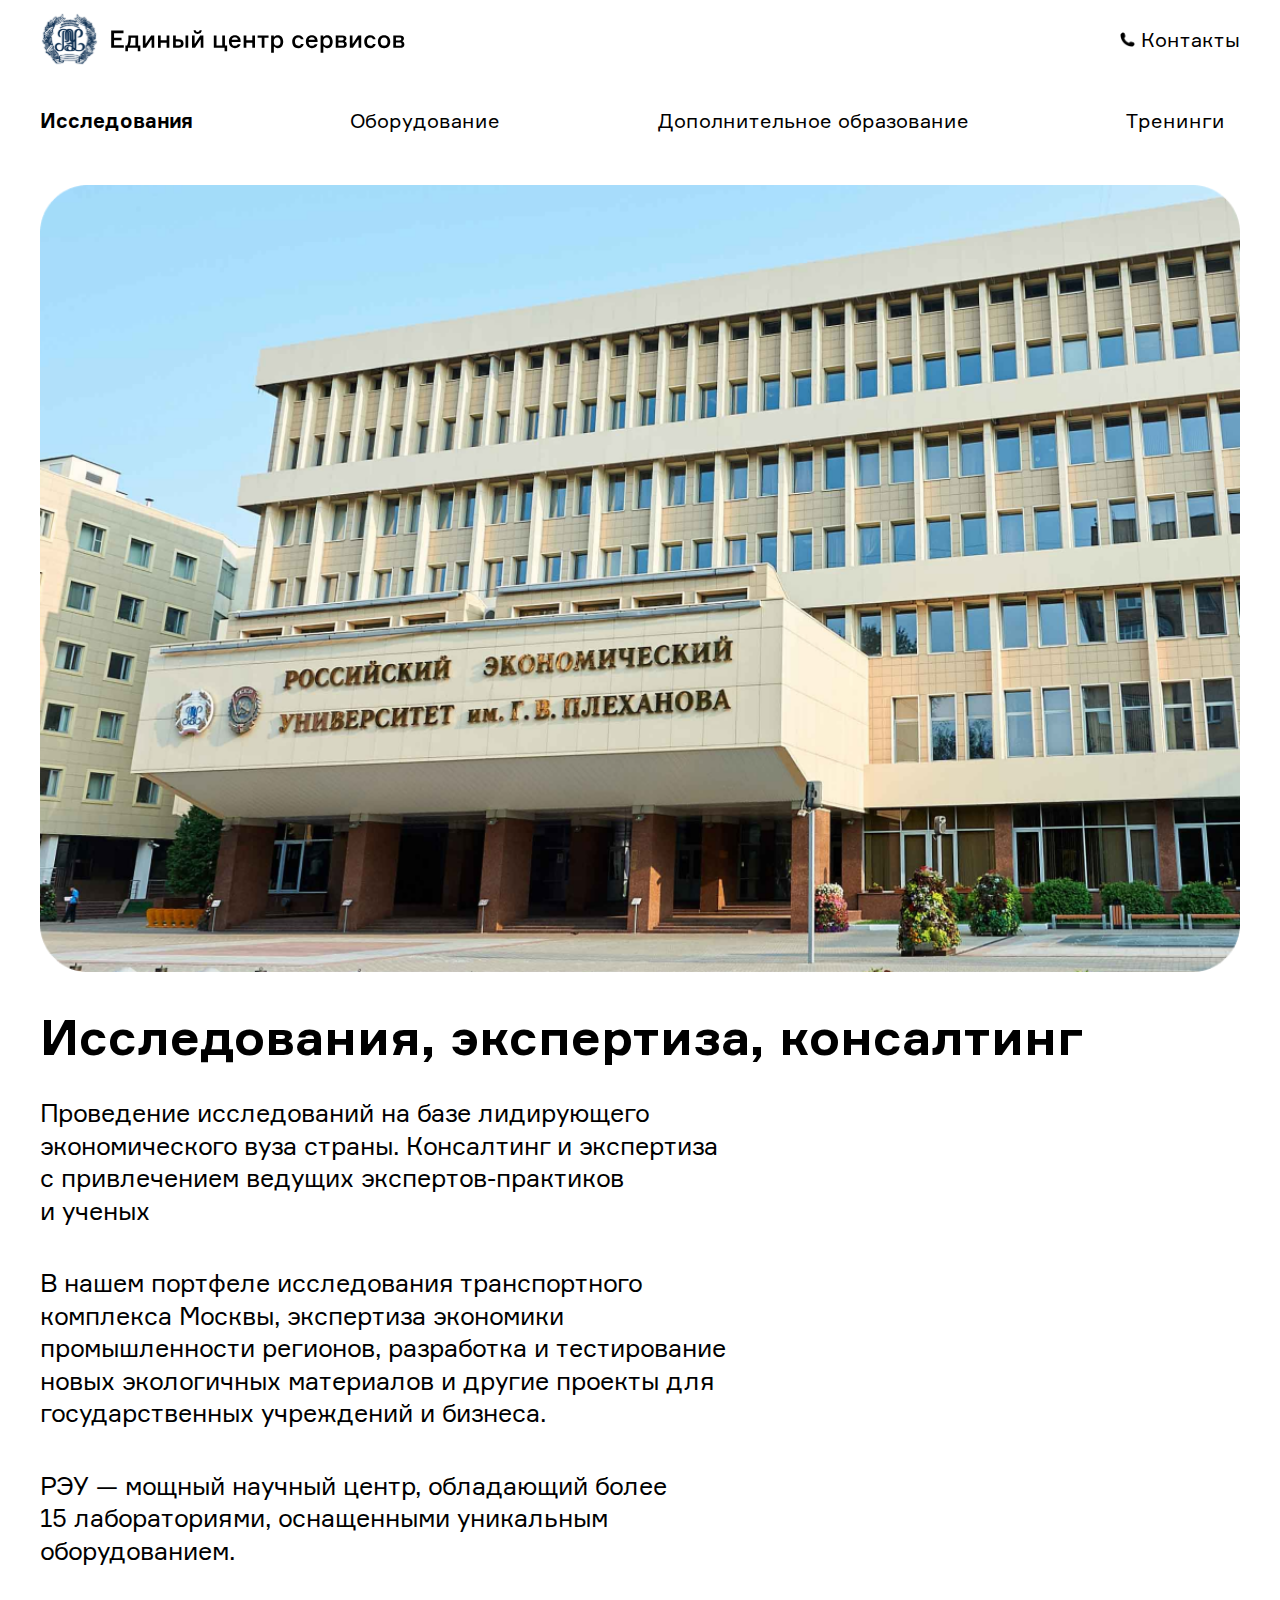
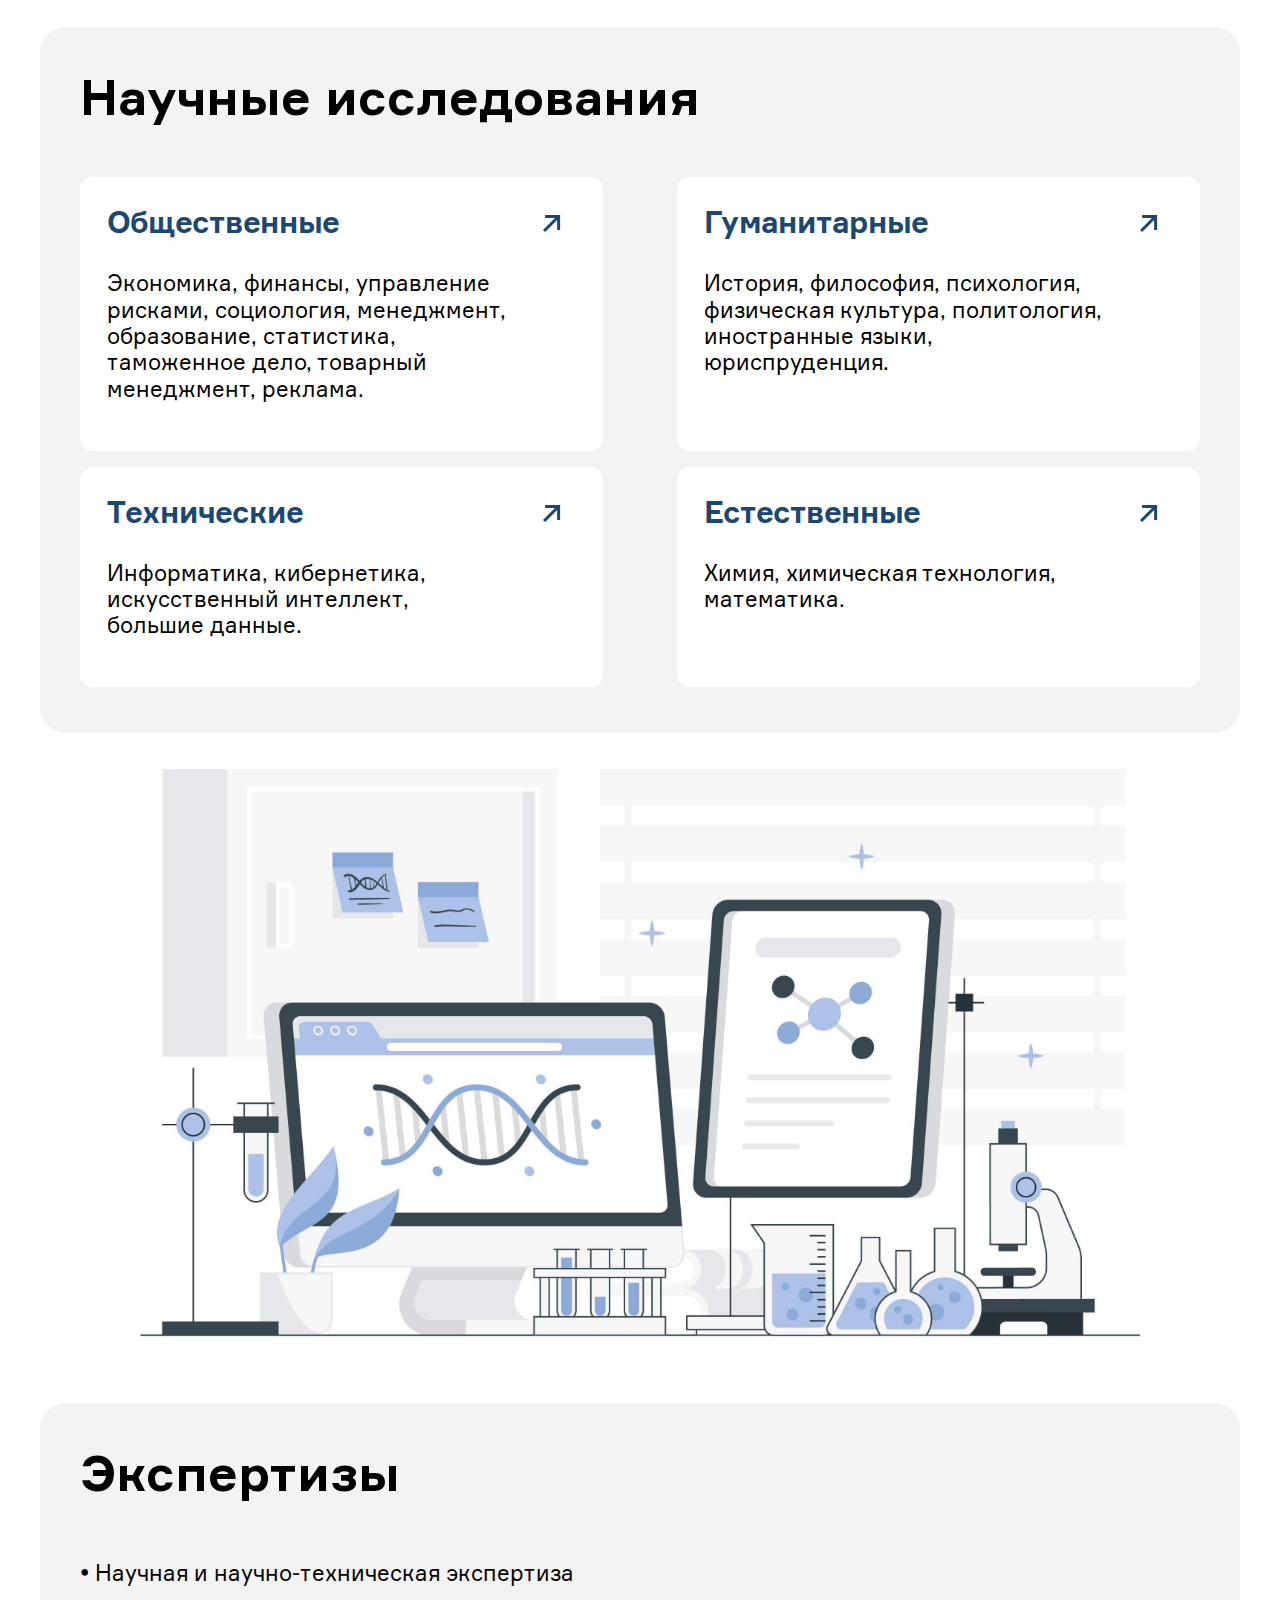
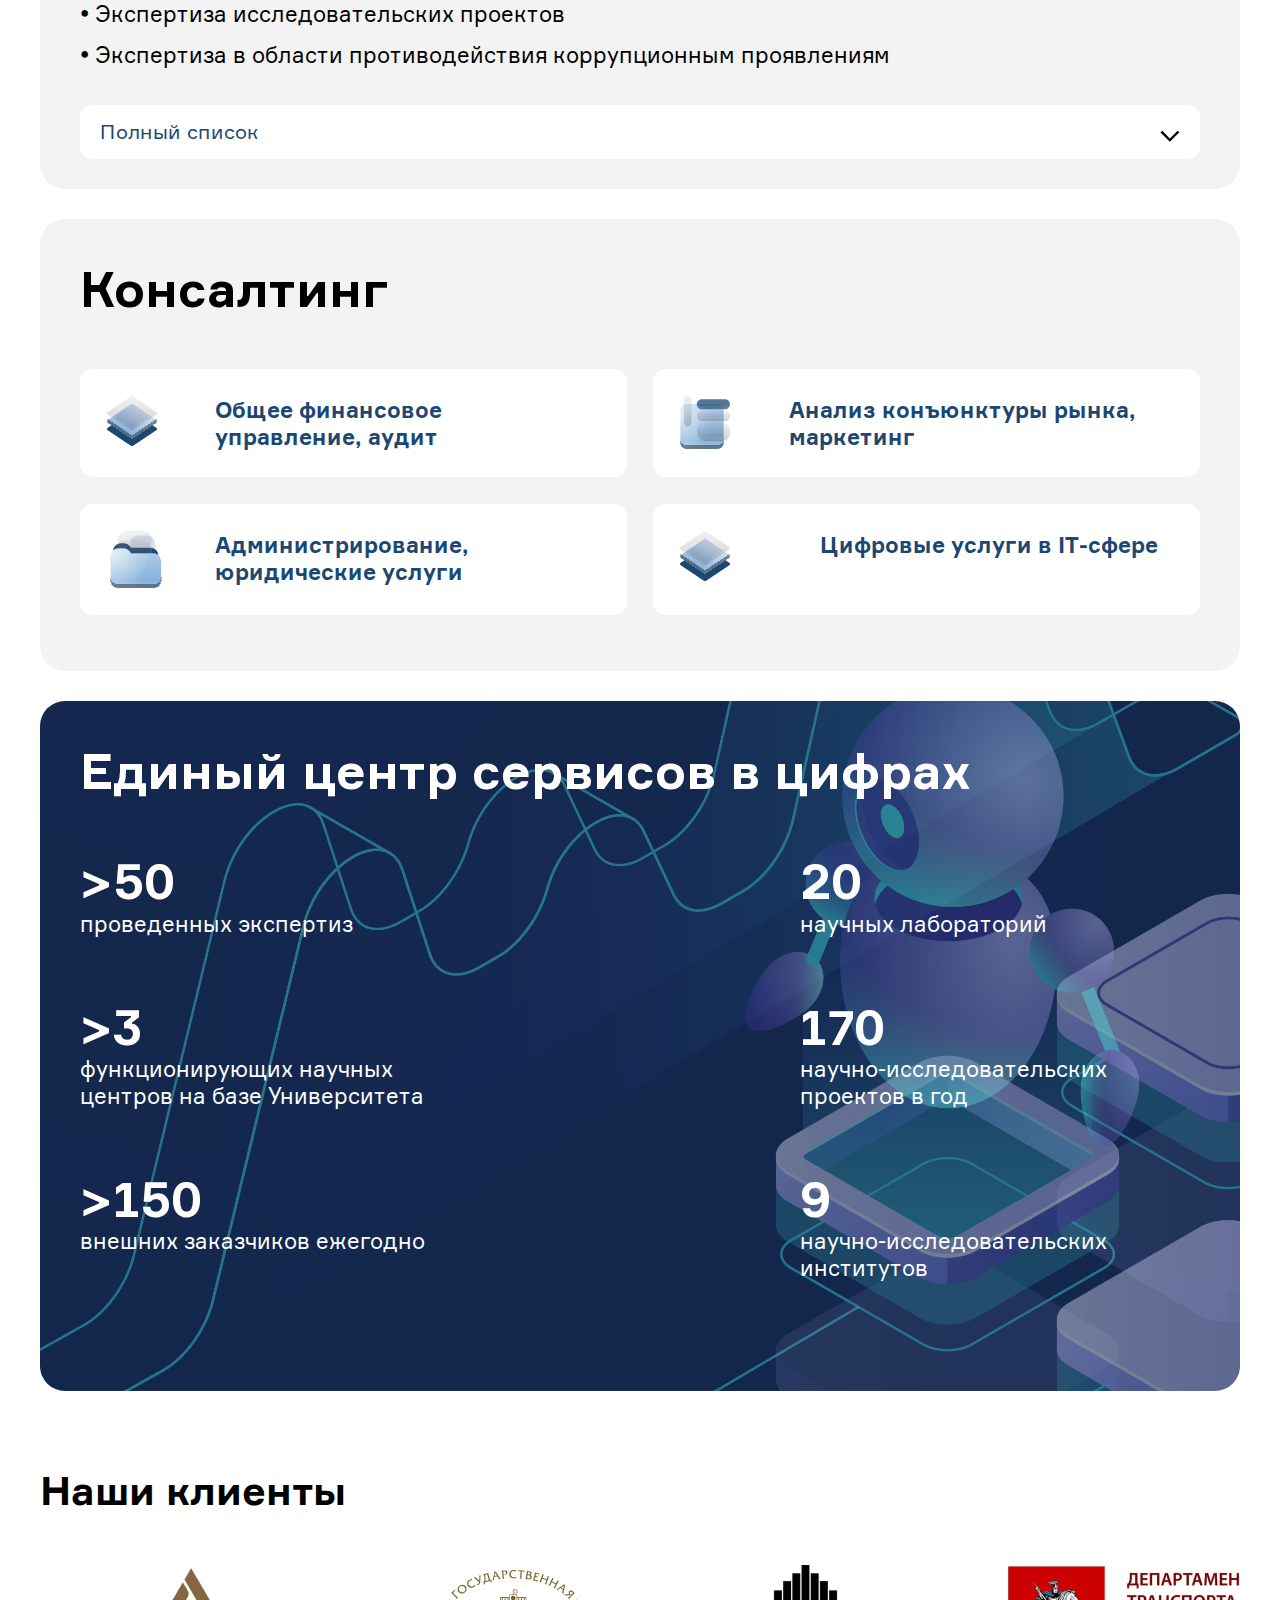
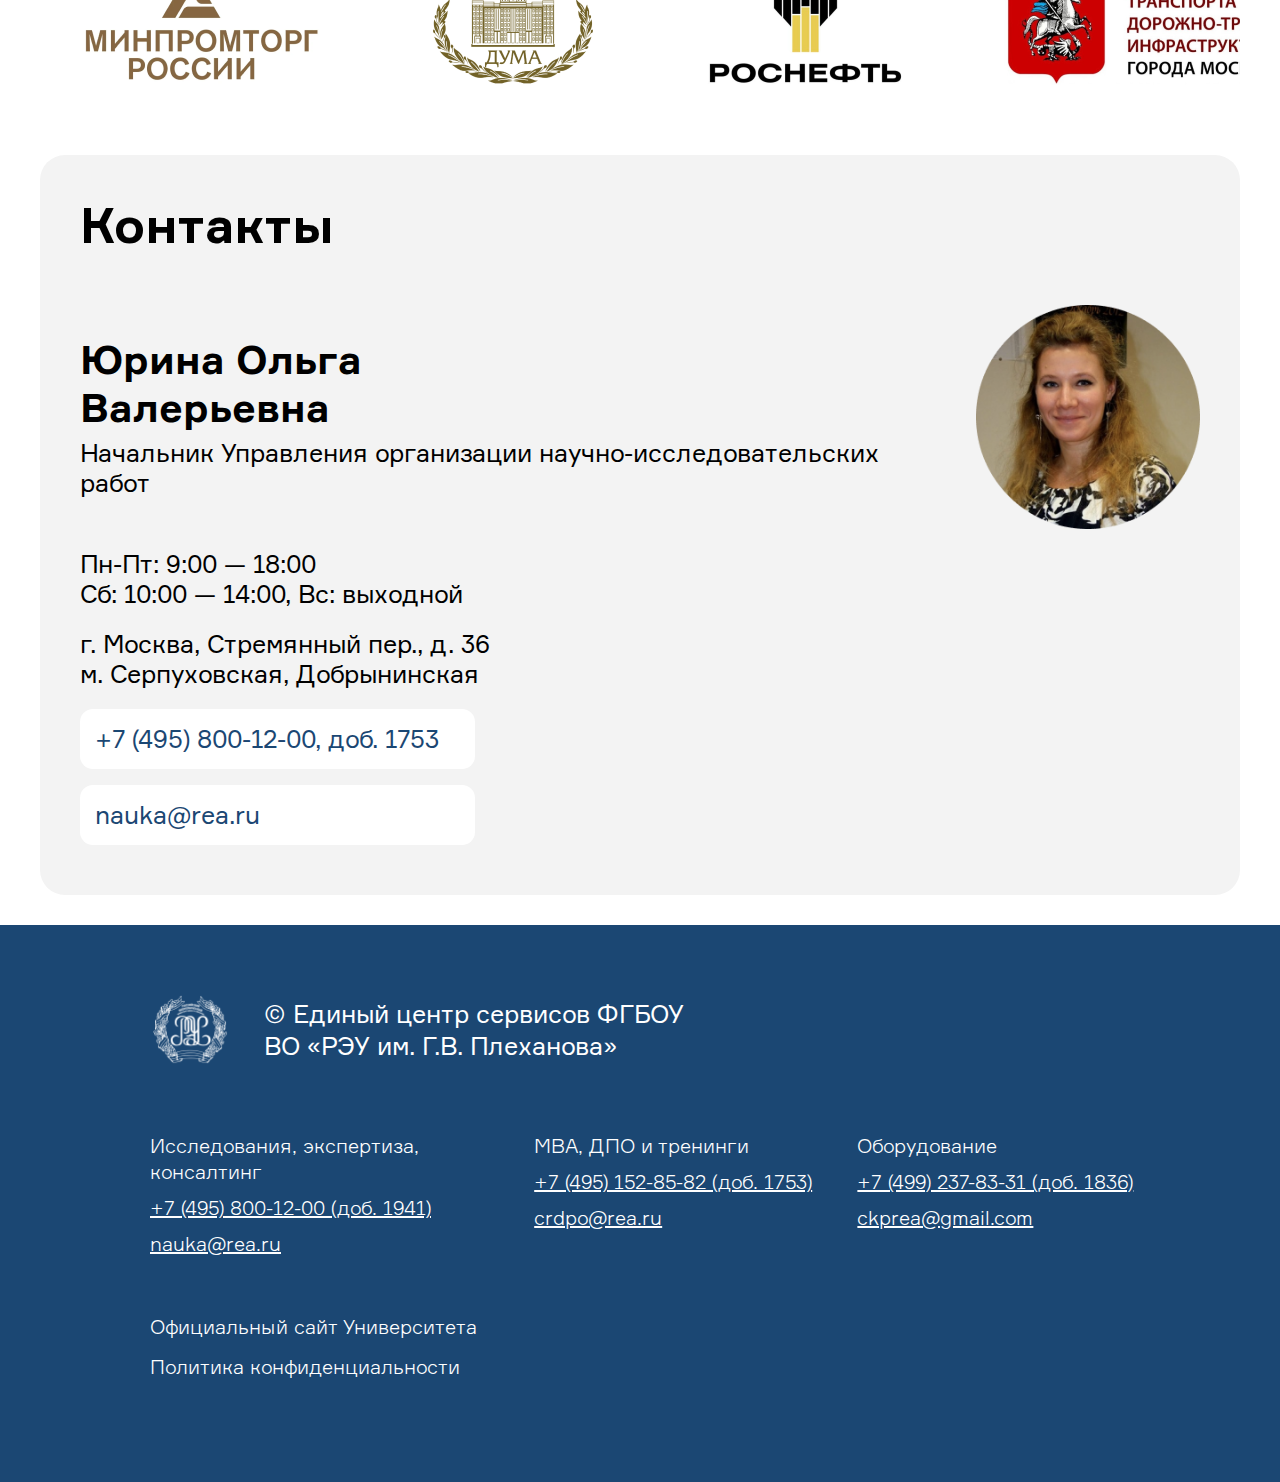
<file: reserches.html>
<!DOCTYPE html>
<html lang="ru" dir="ltr">
  <head>
    <meta charset="utf-8">
    <meta name="viewport" content="width=device-width, initial-scale=1">
    <title>Единый центр сервисов</title>
    <link rel="stylesheet" href="styles/style.css">
  </head>
  <body>
    <header>
      <a href="index.html"><img src="img/logo.svg" alt="logo"></a>
      <div class="call_header">
      <a href="#footer"><img src="img/call_icon.png" alt="call" 
        style="max-width: 15px;"> Контакты</a>
    </div>
    </header>

    <nav>
      <ul>
        <li class="selected" ><a href="reserches.html">Исследования</a></li>
        <li><a href="equipment.html">Оборудование</a></li>
        <li><a href="dpo.html">Дополнительное образование</a></li>
        <li><a href="trenings.html">Тренинги</a></li>
      </ul>
    </nav>

    <section class="main-title">
      <img src="img/campus.png" alt="research">
      <h1>Исследования, экспертиза, консалтинг</h1>
      <p>Проведение исследований на&nbsp;базе лидирующего экономического вуза страны. Консалтинг и&nbsp;экспертиза с&nbsp;привлечением ведущих экспертов-практиков и&nbsp;ученых</p>
      <p>В&nbsp;нашем портфеле исследования транспортного комплекса Москвы, экспертиза экономики промышленности регионов, разработка и&nbsp;тестирование новых экологичных материалов и&nbsp;другие проекты для государственных учреждений и&nbsp;бизнеса.</p>
      <p>РЭУ&nbsp;&mdash; мощный научный центр, обладающий более 15&nbsp;лабораториями, оснащенными уникальным оборудованием.</p>
    </section>

    <section class="action-section">
      <h2>Научные исследования</h2>
      <div class="action-flex-container">

        <a href="#">
          <div class="action-container large">
            <div class="deep-link-text">
              <h3>Общественные</h3>
              <p>Экономика, финансы, управление рисками, социология, менеджмент, образование, статистика, таможенное дело, товарный менеджмент, реклама.</p>
            </div>
              <img src="img/link-arrow.svg" alt="arrow">
            </div>
        </a>

          <a href="#"><div class="action-container large">
            <div class="deep-link-text">
              <h3>Гуманитарные</h3>
              <p>История, философия, психология, физическая культура, политология, иностранные языки, юриспруденция.</p>
            </div>
              <img src="img/link-arrow.svg" alt="arrow">
            </div>
          </a>

          <a href="#"><div class="action-container large">
            <div class="deep-link-text">
              <h3>Технические</h3>
              <p>Информатика, кибернетика, искусственный интеллект, большие данные.</p>
            </div>
              <img src="img/link-arrow.svg" alt="arrow">
            </div>
          </a>

          <a href="#"><div class="action-container large">
            <div class="deep-link-text">
              <h3>Естественные</h3>
              <p>Химия, химическая технология, математика.</p>
            </div>
              <img src="img/link-arrow.svg" alt="arrow">
            </div>
          </a>
      </div>
    </section>

    <img src="img/research-flat.jpg" alt="research" style="
    margin-right: auto;
    max-width: 87%;
    margin-left: auto;
    display: block;
">

    <section class="action-section">
      <h2>Экспертизы</h2>
      <ul class="hidden-list">
        <li>&bull; Научная и&nbsp;научно-техническая экспертиза</li>
        <li>&bull; Экспертиза исследовательских проектов</li>
        <li>&bull; Экспертиза в&nbsp;области противодействия коррупционным проявлениям</li>
        <ul class="hidden-ul">
          <li>&bull; Финансовая и&nbsp;экономическая экспертиза</li>
          <li>&bull; Качество продукции, товаров и&nbsp;услуг</li>
          <li>&bull; Консультирование органов власти</li>
          <li>&bull; Правовая и&nbsp;судебная экспертиза</li>
          <li>&bull; Защита и&nbsp;управление интеллектуальной и&nbsp;иными видами собственности</li>
          <li>&bull; Рецензии на&nbsp;книги, учебные программы и&nbsp;другие образовательные материалы</li>
          <li>&bull; Психолого-лингвистическая экспертиза</li>
          <li>&bull; Юридическая экспертиза документов</li>
          <li>&bull; Отзывы и&nbsp;экспертизы по&nbsp;диссертациям</li>
          <li>&bull; Экспертиза образовательных программ</li>
        </ul>

      </ul>
      <button type="button" class="button flex" id="openListButton" name="button">
        <span class="button-text-list">Полный список</span>
        <span class="button-icon">
          <img src="img/chevron.svg" alt="button-icon">
        </span>
    </section>

    <section class="action-section">
      <h2>Консалтинг</h2>
      <div class="action-flex-container">
        <div class="action-container noaction">
          <img src="img/it.svg" alt="finance_manage">
          <p>Общее финансовое управление, аудит</p>
        </div>

        <div class="action-container noaction">
          <img src="img/analisis.svg" alt="analisis">
          <p>Анализ конъюнктуры рынка, маркетинг</p>
        </div>

        <div class="action-container noaction">
          <img src="img/laws.svg" alt="laws">
          <p>Администрирование, юридические услуги</p>
        </div>

        <div class="action-container noaction">
          <img src="img/it.svg" alt="it">
          <p>Цифровые услуги в IT-сфере</p>
        </div>
      </div>
    </section>

    <section class="action-section banner stats">
      <h2>Единый центр сервисов в&nbsp;цифрах</h2>
      <div class="stats-flex">
        <div class="stats-container">
          <div class="numbers">
            <h3>>50</h3>
            <p>проведенных экспертиз</p>
          </div>

          <div class="numbers">
            <h3>>3</h3>
            <p>функционирующих научных центров на базе Университета</p>
          </div>

          <div class="numbers">
            <h3>>150</h3>
            <p>внешних заказчиков ежегодно</p>
          </div>
        </div>
        <div class="stats-container">
          <div class="numbers">
            <h3>20</h3>
            <p>научных лабораторий</p>
          </div>

          <div class="numbers">
            <h3>170</h3>
            <p>научно-исследовательских проектов в год</p>
          </div>

          <div class="numbers">
            <h3>9</h3>
            <p>научно-исследовательских институтов</p>
          </div>
        </div>
      </div>
    </section>

    <section class="carusel-section">
      <div class="carusel-title">
      <h2>Наши клиенты</h2>
      </div>
      <div class="carusel">
        <img src="img/minpromtorg.png" alt="minpromtorg">
        <img src="img/duma.png" alt="duma">
        <img src="img/rosneft.png" alt="rosneft">
        <img src="img/deptrans.png" alt="deptrans">
      </div>
    </section>

    <section class="action-section">
      <h2>Контакты</h2>
      <div class="person">
        <div class="person-name">
          <h3>Юрина Ольга Валерьевна</h3>
          <p>Начальник Управления организации научно-исследовательских работ</p>
        </div>
        <img src="img/olga.png" alt="olga.png">
      </div>

      <div class="contacts">
        <ul>
          <li>Пн-Пт: 9:00&nbsp;&mdash; 18:00</li>
          <li>Сб: 10:00&nbsp;&mdash; 14:00, Вс: выходной</li>
        </ul>

        <ul>
          <li>г. Москва, Cтремянный пер., д.&nbsp;36</li>
          <li>м. Cерпуховская, Добрынинская</li>
        </ul>

        <ul>
          <li><a href="tel:+7 (495) 800-12-00">+7 (495) 800-12-00, доб.&nbsp;1753</a></li>
          <li><a href="mailto:nauka@rea.ru">nauka@rea.ru</a></li>
        </ul>
      </div>
    </section>

    <script type="text/javascript" charset="utf-8" async src="https://api-maps.yandex.ru/services/constructor/1.0/js/?um=constructor%3A7f150e2bebeb9b6419079579f9c83d05f22cb1bbf3ef9a1a510f0a58972f599c&amp;width=100%25&amp;height=500&amp;lang=ru_RU&amp;scroll=true"></script>
    <footer id="footer">
      <div class="white-logo">
        <img src="img/white-logo.png" alt="white-logo">
        <p>&copy;&nbsp;Единый центр сервисов ФГБОУ ВО&nbsp;&laquo;РЭУ им. Г.В. Плеханова&raquo;</p>
      </div>
     
      <div class="links">
        <div class="footer-link">
          <p>Исследования, экспертиза, консалтинг</p>
          <a href="tel:+7 (495) 800-12-00">+7 (495) 800-12-00 (доб. 1941)</a>
          <a href="mailto: nauka@rea.ru">nauka@rea.ru</a>
        </div>

        <div class="footer-link">
          <p>MBA, ДПО и тренинги</p>
          <a href="tel:+7 (495) 152-85-82">+7 (495) 152-85-82 (доб. 1753)</a>
          <a href="mailto: crdpo@rea.ru">crdpo@rea.ru</a>
        </div>

        <div class="footer-link">
          <p>Оборудование</p>
          <a href="tel:+7 (499) 237-83-31">+7 (499) 237-83-31 (доб. 1836)</a>
          <a href="mailto: ckprea@gmail.com">ckprea@gmail.com</a>
        </div>
      </div>

      <div class="bottom">
        <p><a href="https://www.rea.ru/" style="text-decoration: none;">Официальный сайт Университета</a></p>
        <p><a href="https://do.rea.ru/politika-konfidentsialnosti" style="text-decoration: none;">Политика конфиденциальности</a></p>
      </div>
    </footer>
    <script src="script.js"></script>
  </body>
</html>
</file>
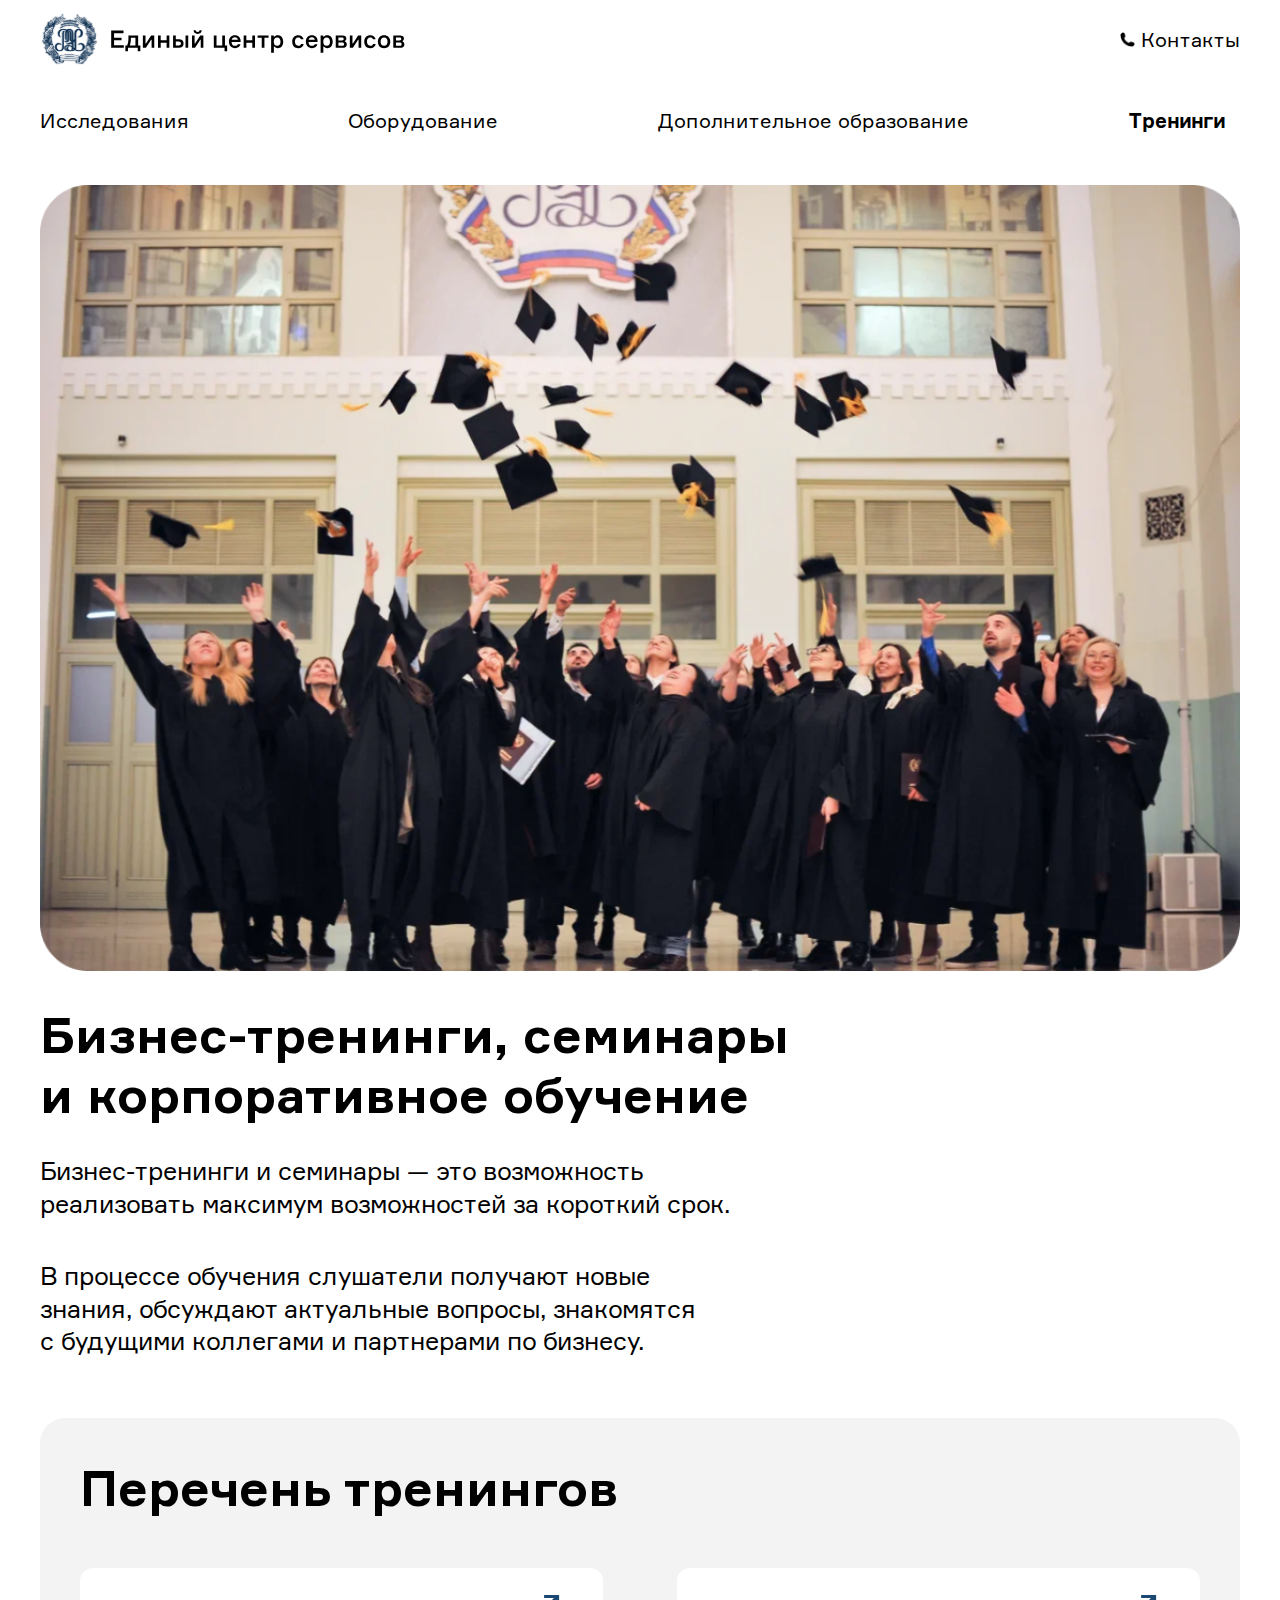
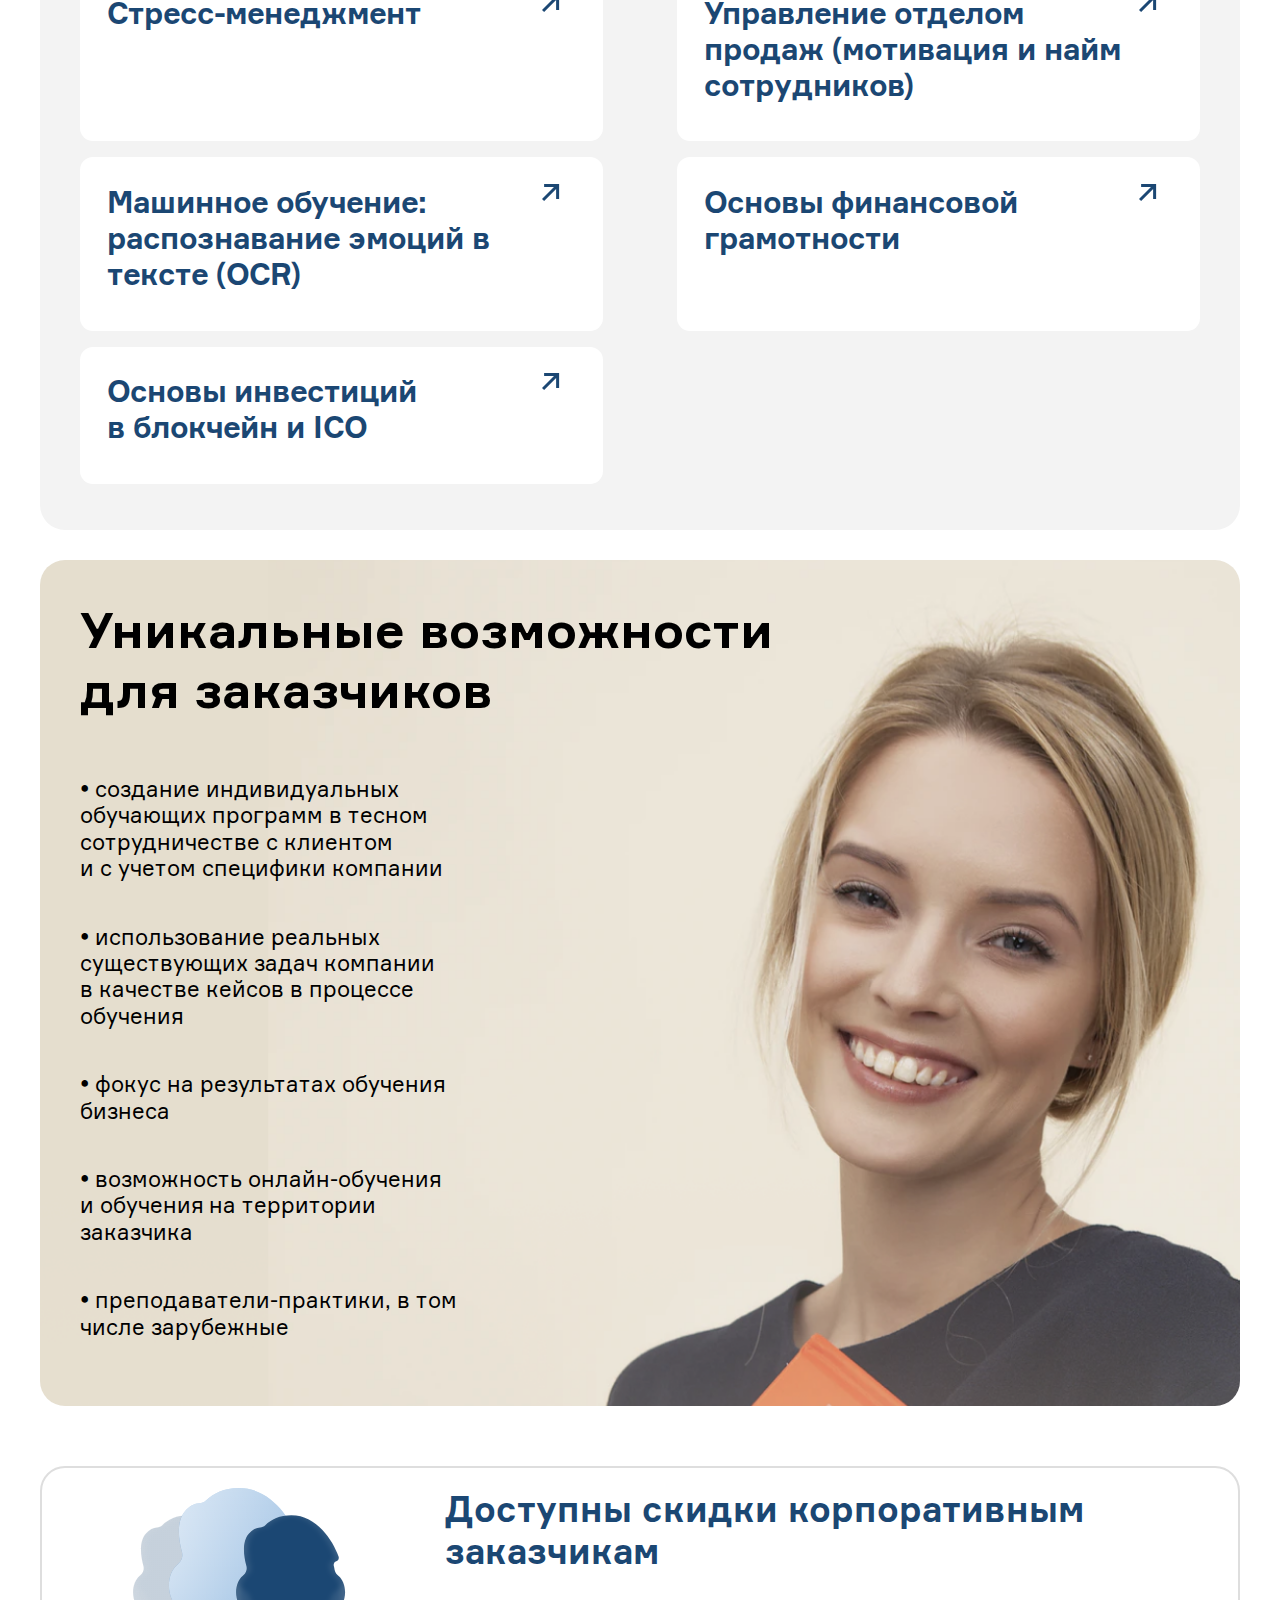
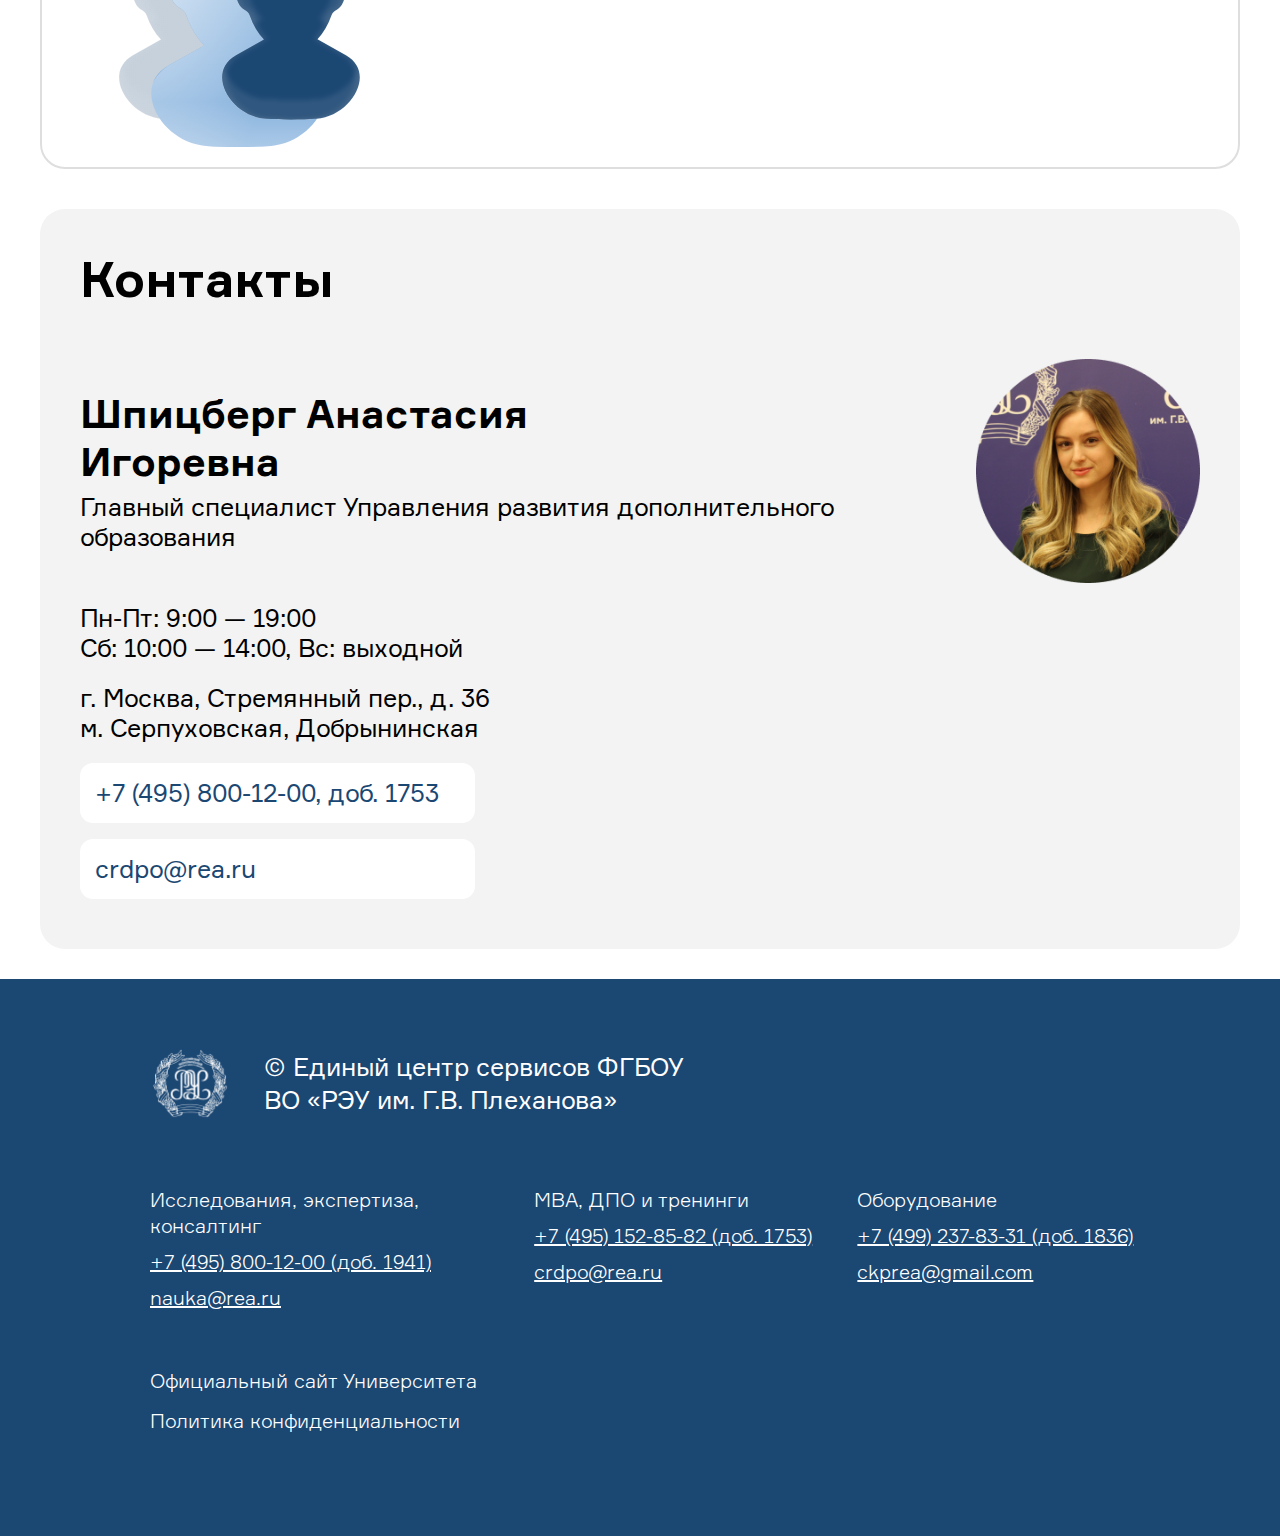
<file: trenings.html>
<!DOCTYPE html>
<html lang="ru" dir="ltr">
  <head>
    <meta charset="utf-8">
    <meta name="viewport" content="width=device-width, initial-scale=1">
    <title>Единый центр сервисов</title>
    <link rel="stylesheet" href="styles/style.css">
  </head>
  <body>

    <header>
      <a href="index.html"><img src="img/logo.svg" alt="logo"></a>
      <div class="call_header">
      <a href="#footer"><img src="img/call_icon.png" alt="call" 
        style="max-width: 15px;"> Контакты</a>
    </div>
    </header>

    <nav>
      <ul>
        <li><a href="reserches.html">Исследования</a></li>
        <li><a href="equipment.html">Оборудование</a></li>
        <li><a href="dpo.html">Дополнительное образование</a></li>
        <li class="selected" ><a href="trenings.html">Тренинги</a></li>
      </ul>
    </nav>

    <section class="main-title">
      <img src="img/diplomas.png" alt="diplomas">
      <h1>Бизнес-тренинги, семинары и&nbsp;корпоративное обучение</h1>
      <p>Бизнес-тренинги и&nbsp;семинары&nbsp;&mdash; это возможность реализовать максимум возможностей за&nbsp;короткий срок.</p>
      <p>В&nbsp;процессе обучения слушатели получают новые знания, обсуждают актуальные вопросы, знакомятся с&nbsp;будущими коллегами и&nbsp;партнерами по&nbsp;бизнесу.</p>
    </section>

    <section class="action-section">
      <h2>Перечень тренингов </h2>

      <div class="action-flex-container">
        <a href="#">
          <div class="action-container">
            <p>Стресс-менеджмент</p>
            <img src="img/link-arrow.svg" alt="link-arrow">
          </div>
        </a>

        <a href="#">
          <div class="action-container">
            <p>Управление отделом продаж (мотивация и найм сотрудников)</p>
            <img src="img/link-arrow.svg" alt="link-arrow">
          </div>
        </a>

        <a href="#">
          <div class="action-container">
            <p>Машинное обучение: распознавание эмоций в тексте (OCR)</p>
            <img src="img/link-arrow.svg" alt="link-arrow">
        </div></a>

        <a href="#">
          <div class="action-container">
            <p>Основы финансовой грамотности</p>
            <img src="img/link-arrow.svg" alt="link-arrow">
          </div>
        </a>

        <a href="#">
          <div class="action-container">
            <p>Основы инвестиций в&nbsp;блокчейн и&nbsp;ICO</p>
            <img src="img/link-arrow.svg" alt="link-arrow">
          </div>
        </a>

      </div>
    </section>

    <section class="action-section banner trenings">
      <h2>Уникальные возможности<br>для заказчиков</h2>
      <ul class="banner-list">
        <li>&bull; создание индивидуальных обучающих программ в&nbsp;тесном сотрудничестве с&nbsp;клиентом и&nbsp;с&nbsp;учетом специфики компании</li>
        <li>&bull; использование реальных существующих задач компании в&nbsp;качестве кейсов в&nbsp;процессе обучения</li>
        <li>&bull; фокус на&nbsp;результатах обучения бизнеса</li>
        <li>&bull; возможность онлайн-обучения и&nbsp;обучения на&nbsp;территории заказчика</li>
        <li>&bull; преподаватели-практики, в&nbsp;том числе зарубежные</li>
      </ul>
    </section>

    <section class="banner-small">
      <div class="banner-small-container">
        <img src="img/customers.svg" alt="customers">
        <div class="banner-small-text">
          <h3>Доступны скидки корпоративным заказчикам</h3>
          <p></p>
        </div>
      </div>
    </section>

    <section class="action-section">
      <h2>Контакты</h2>
      <div class="person">
        <div class="person-name">
          <h3>Шпицберг Анастасия Игоревна</h3>
          <p>Главный специалист Управления развития дополнительного образования</p>
        </div>
        <img src="img/nastya.png" alt="nastya.png">
      </div>

      <div class="contacts">
        <ul>
          <li>Пн-Пт: 9:00&nbsp;&mdash; 19:00</li>
          <li>Сб: 10:00&nbsp;&mdash; 14:00, Вс: выходной</li>
        </ul>

        <ul>
          <li>г. Москва, Cтремянный пер., д.&nbsp;36</li>
          <li>м. Cерпуховская, Добрынинская</li>
        </ul>

        <ul>
          <li><a href="tel:+7 (495) 800-12-00">+7 (495) 800-12-00, доб.&nbsp;1753</a></li>
          <li><a href="mailto:crdpo@rea.ru">crdpo@rea.ru</a></li>
        </ul>
      </div>
    </section>

    <script type="text/javascript" charset="utf-8" async src="https://api-maps.yandex.ru/services/constructor/1.0/js/?um=constructor%3A7f150e2bebeb9b6419079579f9c83d05f22cb1bbf3ef9a1a510f0a58972f599c&amp;width=100%25&amp;height=500&amp;lang=ru_RU&amp;scroll=true"></script>
    <footer id="footer">
      <div class="white-logo">
        <img src="img/white-logo.png" alt="white-logo">
        <p>&copy;&nbsp;Единый центр сервисов ФГБОУ ВО&nbsp;&laquo;РЭУ им. Г.В. Плеханова&raquo;</p>
      </div>
     
      <div class="links">
        <div class="footer-link">
          <p>Исследования, экспертиза, консалтинг</p>
          <a href="tel:+7 (495) 800-12-00">+7 (495) 800-12-00 (доб. 1941)</a>
          <a href="mailto: nauka@rea.ru">nauka@rea.ru</a>
        </div>

        <div class="footer-link">
          <p>MBA, ДПО и тренинги</p>
          <a href="tel:+7 (495) 152-85-82">+7 (495) 152-85-82 (доб. 1753)</a>
          <a href="mailto: crdpo@rea.ru">crdpo@rea.ru</a>
        </div>

        <div class="footer-link">
          <p>Оборудование</p>
          <a href="tel:+7 (499) 237-83-31">+7 (499) 237-83-31 (доб. 1836)</a>
          <a href="mailto: ckprea@gmail.com">ckprea@gmail.com</a>
        </div>
      </div>

      <div class="bottom">
        <p><a href="https://www.rea.ru/" style="text-decoration: none;">Официальный сайт Университета</a></p>
        <p><a href="https://do.rea.ru/politika-konfidentsialnosti" style="text-decoration: none;">Политика конфиденциальности</a></p>
      </div>
    </footer>

  </body>
</html>
</file>
<file: styles/style.css>
@import "reset.css";
@import "fonts.css";
@import "head.css";
@import "main.css";
@import "main-page-title.css";
@import "button.css";
@import "carts.css";
@import "action-container.css";
@import "footer.css";
@import "main-title.css";
@import "action-section.css";
@import "person.css";
@import "hidden-list.css";
@import "default-container.css";
@import "carusel.css";
@import "banner.css";
@import "small-banner.css";
</file>
